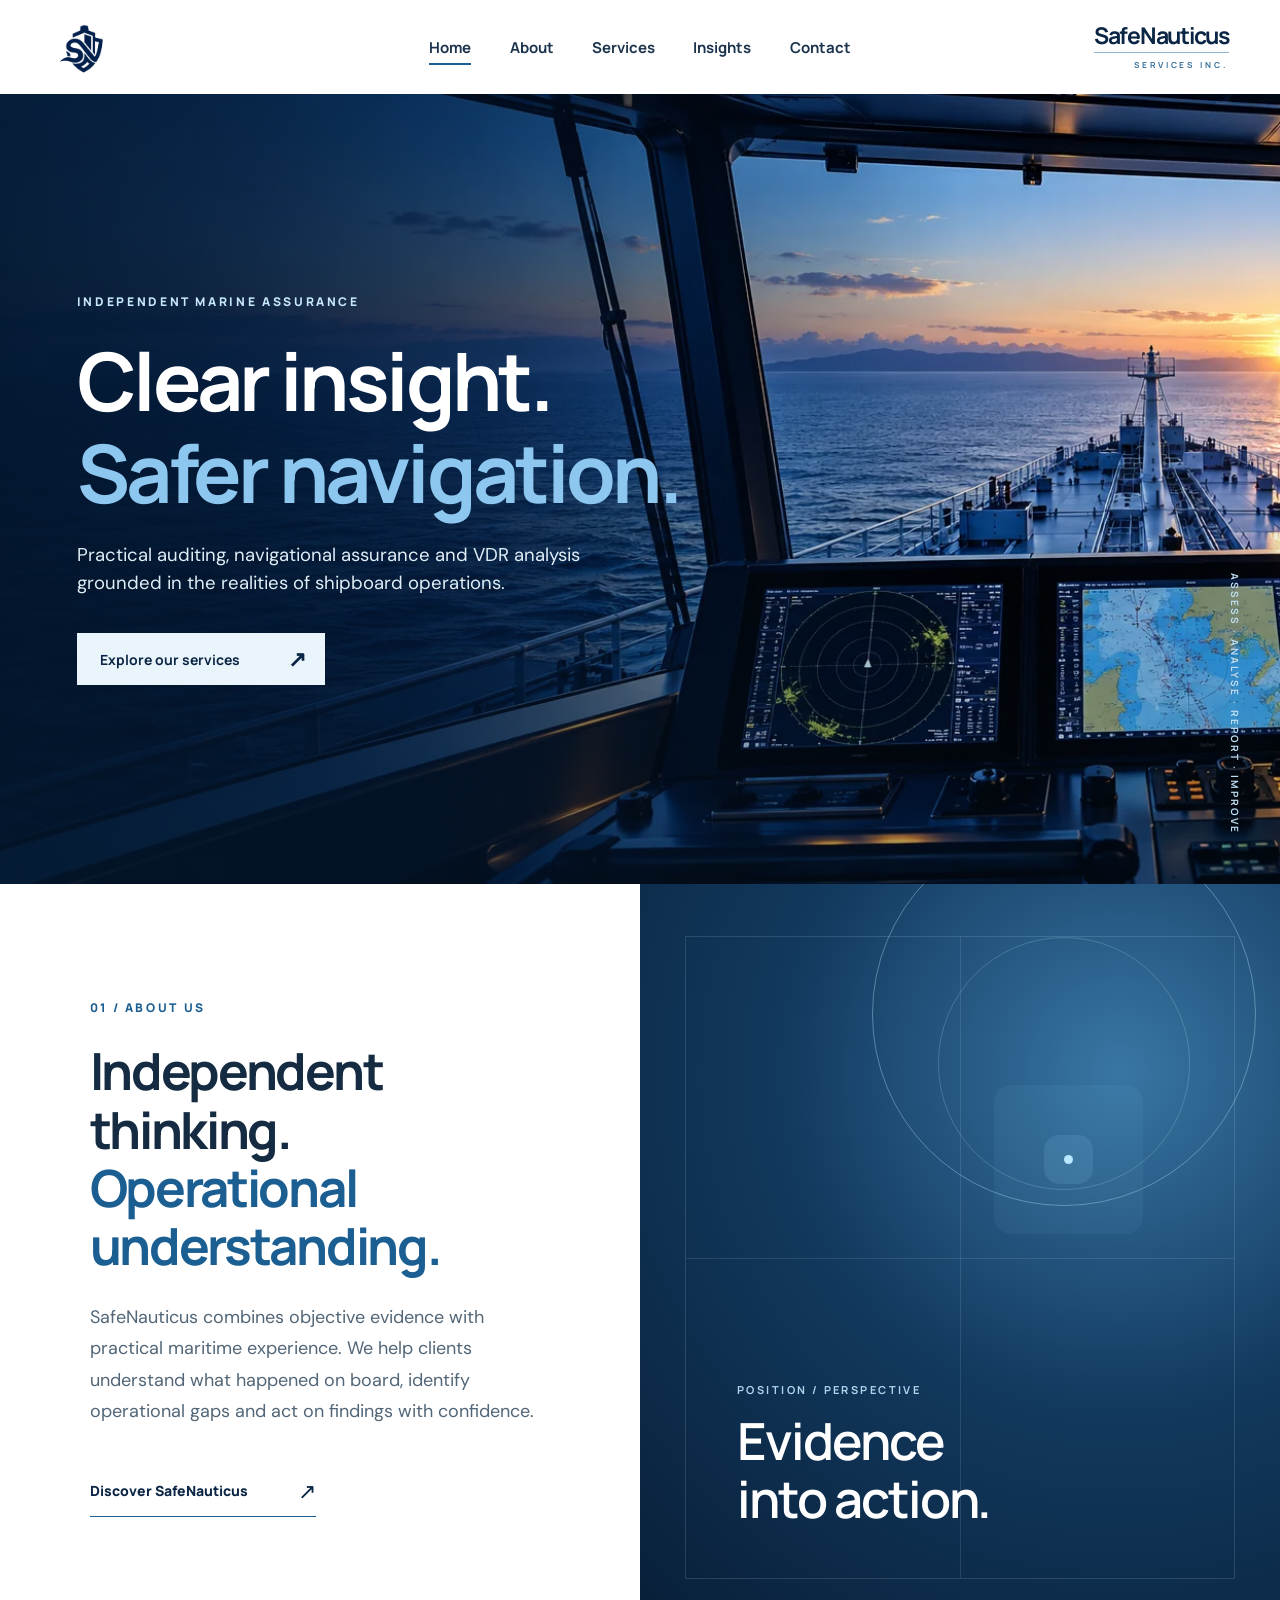
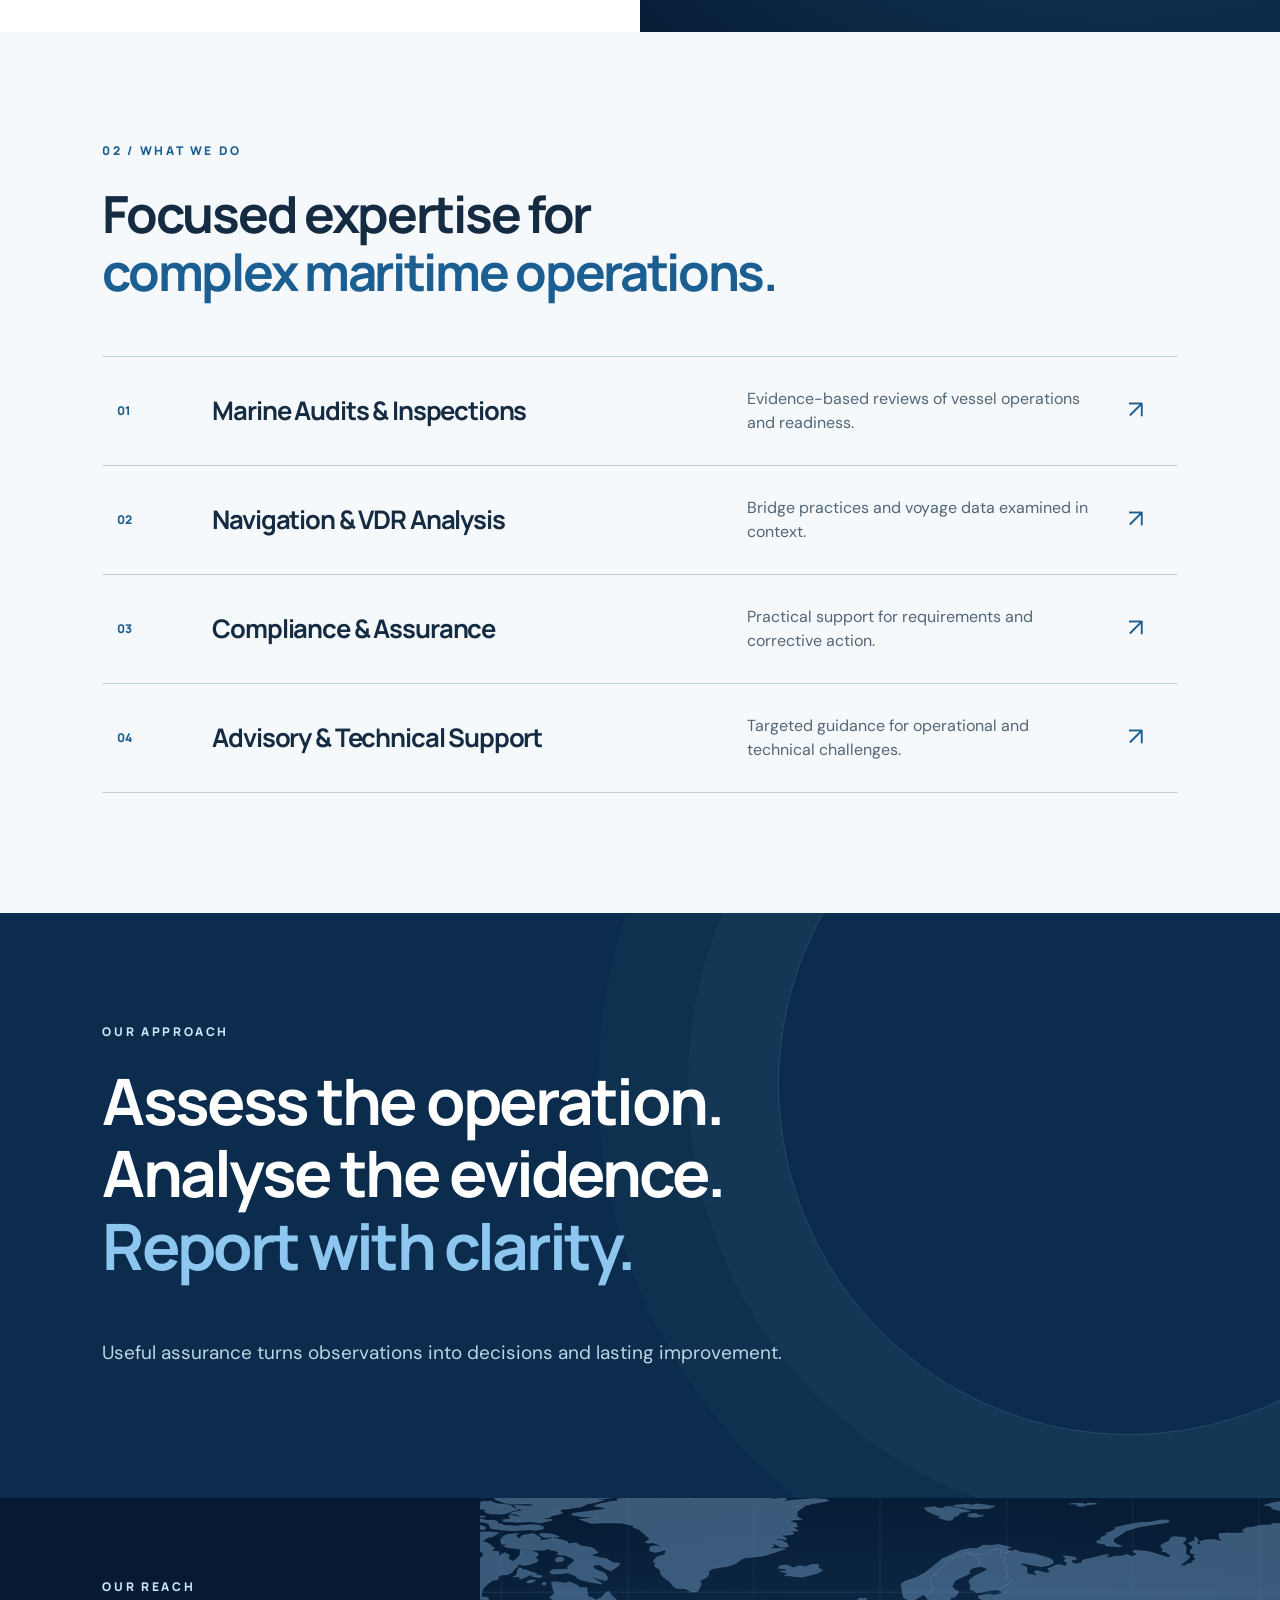
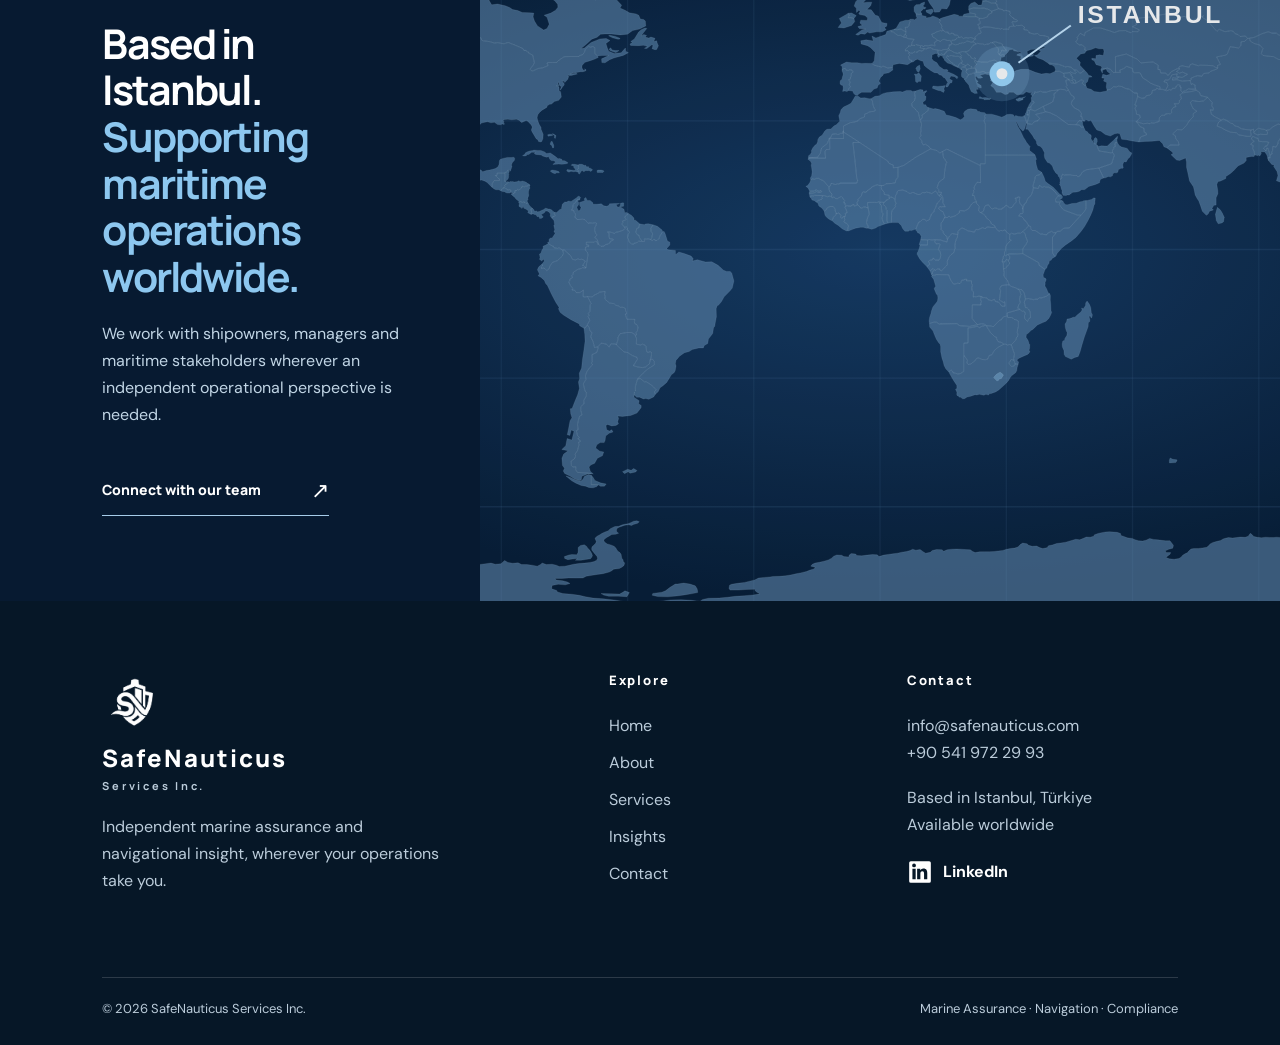
<file: index.html>
<!doctype html><html lang="en"><head><meta charset="utf-8"><meta name="viewport" content="width=device-width,initial-scale=1"><meta name="theme-color" content="#0b2544"><meta name="description" content="Independent marine assurance, navigational audits and VDR analysis from Istanbul to operations worldwide."><title>Marine Assurance & VDR Analysis | SafeNauticus Services Inc.</title><link rel="icon" href="favicon.png"><link rel="stylesheet" href="styles.css"><script src="site.js" defer></script></head><body>
 <a class="skip" href="#main">Skip to content</a><header class="site-header"><a class="mark" href="index.html" aria-label="SafeNauticus Home"><img src="favicon.png" alt="SafeNauticus emblem"></a><nav class="desktop-nav" aria-label="Main navigation"><a href="index.html" class="active" aria-current="page">Home</a><a href="about.html" class="" >About</a><a href="services.html" class="" >Services</a><a href="insights.html" class="">Insights</a><a href="contact.html" class="" >Contact</a></nav><a class="wordmark" href="index.html" aria-label="SafeNauticus Services Inc."><strong>SafeNauticus</strong><span>SERVICES INC.</span></a><button class="menu-toggle" type="button" aria-expanded="false" aria-controls="mobile-nav" aria-label="Open menu"><span></span><span></span><span></span></button><nav id="mobile-nav" class="mobile-nav" aria-label="Mobile navigation"><a href="index.html" class="active" aria-current="page">Home</a><a href="about.html" class="" >About</a><a href="services.html" class="" >Services</a><a href="insights.html" class="">Insights</a><a href="contact.html" class="" >Contact</a></nav></header>
 <main id="main"><section class="hero"><div class="hero-image" aria-hidden="true"></div><div class="hero-shade" aria-hidden="true"></div><div class="hero-inner"><span class="kicker">INDEPENDENT MARINE ASSURANCE</span><h1>Clear insight.<br><em>Safer navigation.</em></h1><p>Practical auditing, navigational assurance and VDR analysis grounded in the realities of shipboard operations.</p><a class="button pale" href="services.html">Explore our services <span aria-hidden="true">↗</span></a></div><span class="hero-side">ASSESS · ANALYSE · REPORT · IMPROVE</span></section>
<section class="split about-teaser reveal"><div class="split-copy"><span class="kicker dark">01 / ABOUT US</span><h2>Independent thinking. <em>Operational understanding.</em></h2><p>SafeNauticus combines objective evidence with practical maritime experience. We help clients understand what happened on board, identify operational gaps and act on findings with confidence.</p><a class="text-link" href="about.html">Discover SafeNauticus <span aria-hidden="true">↗</span></a></div><div class="split-visual"><div class="line-art"><span class="ring ring-one"></span><span class="ring ring-two"></span><span class="crosshair"></span><small>POSITION / PERSPECTIVE</small><strong>Evidence<br>into action.</strong></div></div></section>
<section class="service-overview"><div class="section-title reveal"><span class="kicker dark">02 / WHAT WE DO</span><h2>Focused expertise for<br><em>complex maritime operations.</em></h2></div><div class="service-rows"><a class="service-row reveal" href="services.html#marine-audits"><span>01</span><h3>Marine Audits & Inspections</h3><p>Evidence-based reviews of vessel operations and readiness.</p><b aria-hidden="true">↗</b></a><a class="service-row reveal" href="services.html#navigation-vdr"><span>02</span><h3>Navigation & VDR Analysis</h3><p>Bridge practices and voyage data examined in context.</p><b aria-hidden="true">↗</b></a><a class="service-row reveal" href="services.html#compliance"><span>03</span><h3>Compliance & Assurance</h3><p>Practical support for requirements and corrective action.</p><b aria-hidden="true">↗</b></a><a class="service-row reveal" href="services.html#advisory"><span>04</span><h3>Advisory & Technical Support</h3><p>Targeted guidance for operational and technical challenges.</p><b aria-hidden="true">↗</b></a></div></section>
<section class="statement reveal"><span class="kicker">OUR APPROACH</span><h2>Assess the operation.<br>Analyse the evidence.<br><em>Report with clarity.</em></h2><p>Useful assurance turns observations into decisions and lasting improvement.</p></section><section class="global-band reveal"><div class="global-inner"><span class="kicker">OUR REACH</span><h2>Based in Istanbul.<br><em>Supporting maritime operations worldwide.</em></h2><p>We work with shipowners, managers and maritime stakeholders wherever an independent operational perspective is needed.</p><a class="text-link light" href="contact.html">Connect with our team <span aria-hidden="true">↗</span></a></div><img src="world-istanbul.svg" alt="Conceptual world map highlighting Istanbul" loading="lazy"></section></main>
 <footer class="site-footer"><div class="footer-top"><div class="footer-brand"><img src="favicon.png" alt=""/><div><strong>SafeNauticus</strong><span>Services Inc.</span></div><p>Independent marine assurance and navigational insight, wherever your operations take you.</p></div><div><h2>Explore</h2><ul><li><a href="index.html">Home</a></li><li><a href="about.html">About</a></li><li><a href="services.html">Services</a></li><li><a href="insights.html">Insights</a></li><li><a href="contact.html">Contact</a></li></ul></div><div><h2>Contact</h2><a href="mailto:info@safenauticus.com">info@safenauticus.com</a><a href="tel:+905419722993">+90 541 972 29 93</a><p>Based in Istanbul, Türkiye<br>Available worldwide</p><a class="social" href="https://www.linkedin.com/company/safenauticus-services-inc/" target="_blank" rel="noopener noreferrer" aria-label="SafeNauticus on LinkedIn"><svg viewBox="0 0 24 24" aria-hidden="true"><path fill="currentColor" d="M20.45 2H3.55A1.55 1.55 0 0 0 2 3.55v16.9A1.55 1.55 0 0 0 3.55 22h16.9A1.55 1.55 0 0 0 22 20.45V3.55A1.55 1.55 0 0 0 20.45 2ZM8 18.75H5V9h3v9.75ZM6.5 7.67a1.74 1.74 0 1 1 0-3.48 1.74 1.74 0 0 1 0 3.48Zm12.25 11.08h-3v-4.74c0-1.13-.02-2.59-1.58-2.59-1.58 0-1.82 1.23-1.82 2.51v4.82h-3V9h2.88v1.33h.04a3.16 3.16 0 0 1 2.84-1.56c3.04 0 3.6 2 3.6 4.6v5.38Z"/></svg><span>LinkedIn</span></a></div></div><div class="footer-bottom"><span>© 2026 SafeNauticus Services Inc.</span><span>Marine Assurance · Navigation · Compliance</span></div></footer></body></html>
</file>
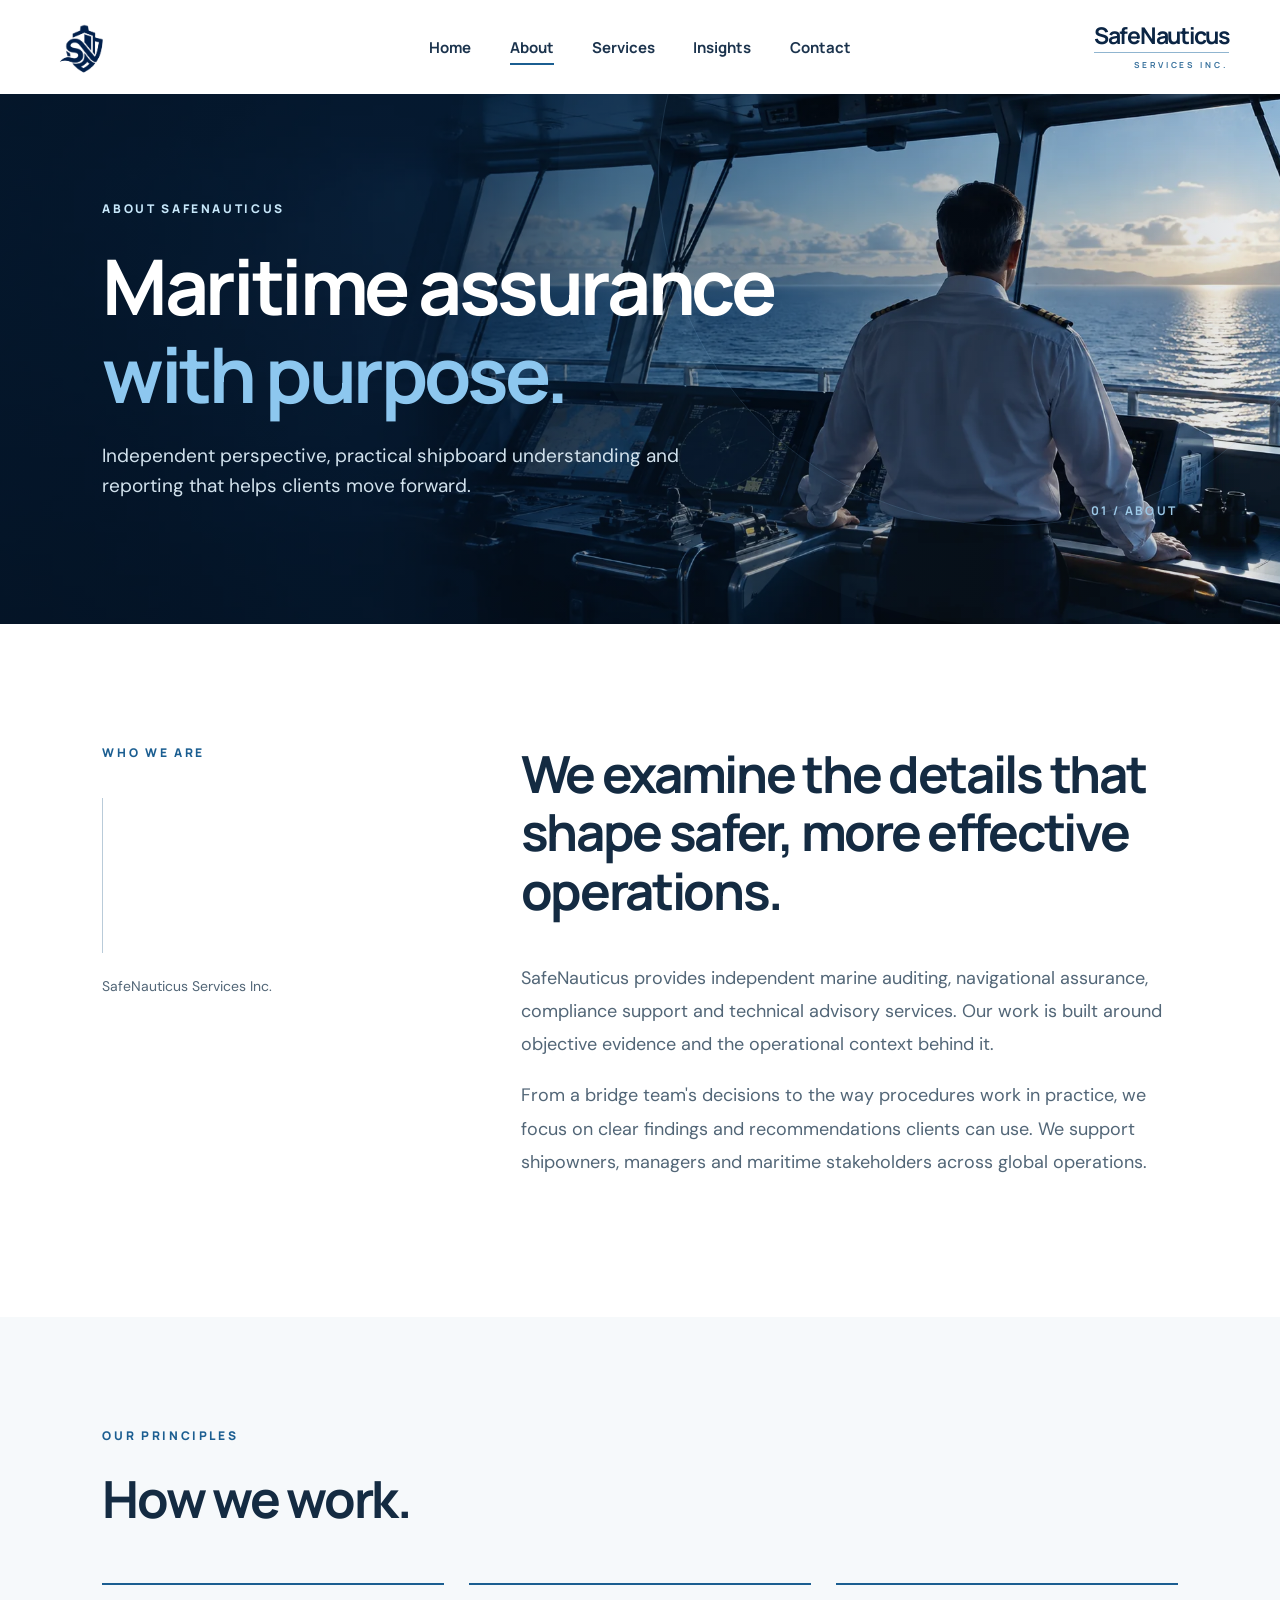
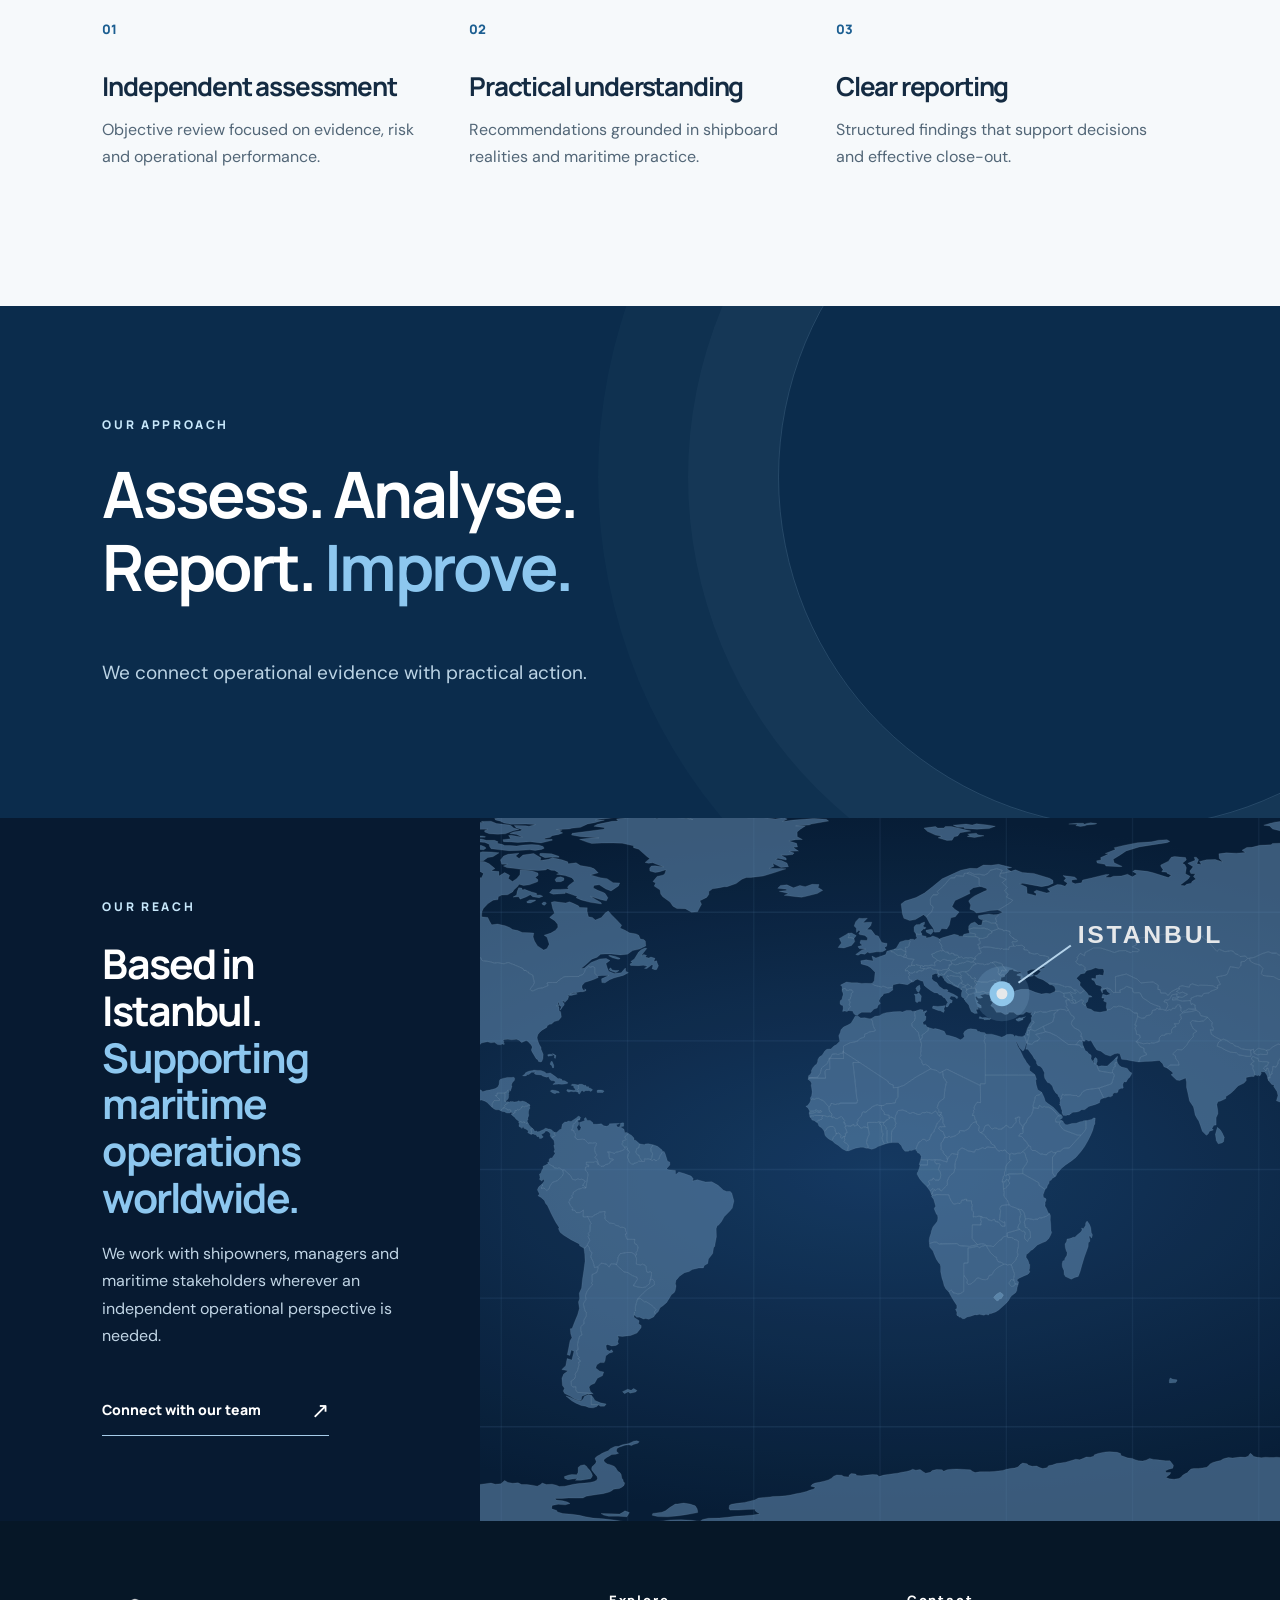
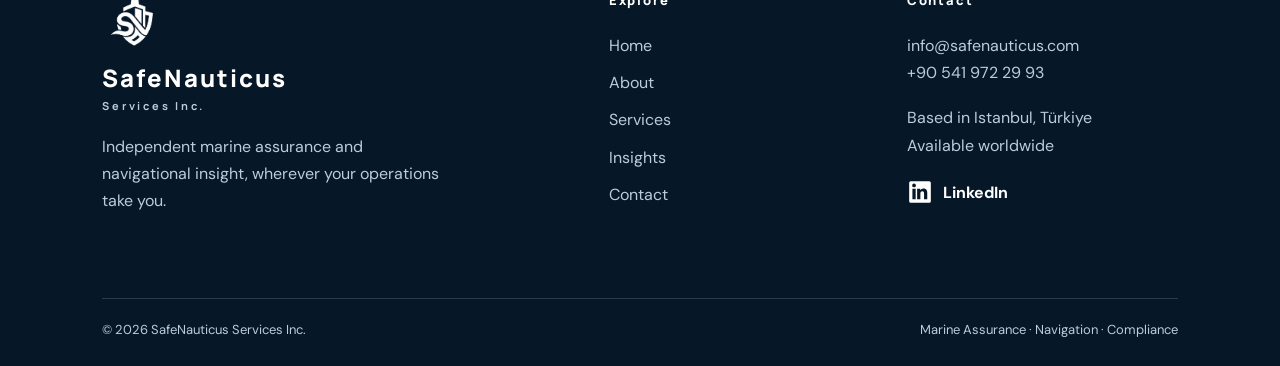
<file: about.html>
<!doctype html><html lang="en"><head><meta charset="utf-8"><meta name="viewport" content="width=device-width,initial-scale=1"><meta name="theme-color" content="#0b2544"><meta name="description" content="Learn about SafeNauticus, an independent marine assurance and navigational advisory company."><title>About | SafeNauticus Services Inc.</title><link rel="icon" href="favicon.png"><link rel="stylesheet" href="styles.css"><script src="site.js" defer></script></head><body>
 <a class="skip" href="#main">Skip to content</a><header class="site-header"><a class="mark" href="index.html" aria-label="SafeNauticus Home"><img src="favicon.png" alt="SafeNauticus emblem"></a><nav class="desktop-nav" aria-label="Main navigation"><a href="index.html" class="" >Home</a><a href="about.html" class="active" aria-current="page">About</a><a href="services.html" class="" >Services</a><a href="insights.html" class="">Insights</a><a href="contact.html" class="" >Contact</a></nav><a class="wordmark" href="index.html" aria-label="SafeNauticus Services Inc."><strong>SafeNauticus</strong><span>SERVICES INC.</span></a><button class="menu-toggle" type="button" aria-expanded="false" aria-controls="mobile-nav" aria-label="Open menu"><span></span><span></span><span></span></button><nav id="mobile-nav" class="mobile-nav" aria-label="Mobile navigation"><a href="index.html" class="" >Home</a><a href="about.html" class="active" aria-current="page">About</a><a href="services.html" class="" >Services</a><a href="insights.html" class="">Insights</a><a href="contact.html" class="" >Contact</a></nav></header>
 <main id="main"><section class="page-intro about-hero"><div><span class="kicker">ABOUT SAFENAUTICUS</span><h1>Maritime assurance<br><em>with purpose.</em></h1><p>Independent perspective, practical shipboard understanding and reporting that helps clients move forward.</p></div><span class="page-index">01 / ABOUT</span></section><section class="editorial reveal"><div class="editorial-aside"><span class="kicker dark">WHO WE ARE</span><span class="vertical-line"></span><span>SafeNauticus Services Inc.</span></div><div class="editorial-main"><h2>We examine the details that shape safer, more effective operations.</h2><p>SafeNauticus provides independent marine auditing, navigational assurance, compliance support and technical advisory services. Our work is built around objective evidence and the operational context behind it.</p><p>From a bridge team's decisions to the way procedures work in practice, we focus on clear findings and recommendations clients can use. We support shipowners, managers and maritime stakeholders across global operations.</p></div></section><section class="principles"><div class="section-title reveal"><span class="kicker dark">OUR PRINCIPLES</span><h2>How we work.</h2></div><div class="principle-grid"><article class="reveal"><span>01</span><h3>Independent assessment</h3><p>Objective review focused on evidence, risk and operational performance.</p></article><article class="reveal"><span>02</span><h3>Practical understanding</h3><p>Recommendations grounded in shipboard realities and maritime practice.</p></article><article class="reveal"><span>03</span><h3>Clear reporting</h3><p>Structured findings that support decisions and effective close-out.</p></article></div></section><section class="statement reveal"><span class="kicker">OUR APPROACH</span><h2>Assess. Analyse.<br>Report. <em>Improve.</em></h2><p>We connect operational evidence with practical action.</p></section><section class="global-band reveal"><div class="global-inner"><span class="kicker">OUR REACH</span><h2>Based in Istanbul.<br><em>Supporting maritime operations worldwide.</em></h2><p>We work with shipowners, managers and maritime stakeholders wherever an independent operational perspective is needed.</p><a class="text-link light" href="contact.html">Connect with our team <span aria-hidden="true">↗</span></a></div><img src="world-istanbul.svg" alt="Conceptual world map highlighting Istanbul" loading="lazy"></section></main>
 <footer class="site-footer"><div class="footer-top"><div class="footer-brand"><img src="favicon.png" alt=""/><div><strong>SafeNauticus</strong><span>Services Inc.</span></div><p>Independent marine assurance and navigational insight, wherever your operations take you.</p></div><div><h2>Explore</h2><ul><li><a href="index.html">Home</a></li><li><a href="about.html">About</a></li><li><a href="services.html">Services</a></li><li><a href="insights.html">Insights</a></li><li><a href="contact.html">Contact</a></li></ul></div><div><h2>Contact</h2><a href="mailto:info@safenauticus.com">info@safenauticus.com</a><a href="tel:+905419722993">+90 541 972 29 93</a><p>Based in Istanbul, Türkiye<br>Available worldwide</p><a class="social" href="https://www.linkedin.com/company/safenauticus-services-inc/" target="_blank" rel="noopener noreferrer" aria-label="SafeNauticus on LinkedIn"><svg viewBox="0 0 24 24" aria-hidden="true"><path fill="currentColor" d="M20.45 2H3.55A1.55 1.55 0 0 0 2 3.55v16.9A1.55 1.55 0 0 0 3.55 22h16.9A1.55 1.55 0 0 0 22 20.45V3.55A1.55 1.55 0 0 0 20.45 2ZM8 18.75H5V9h3v9.75ZM6.5 7.67a1.74 1.74 0 1 1 0-3.48 1.74 1.74 0 0 1 0 3.48Zm12.25 11.08h-3v-4.74c0-1.13-.02-2.59-1.58-2.59-1.58 0-1.82 1.23-1.82 2.51v4.82h-3V9h2.88v1.33h.04a3.16 3.16 0 0 1 2.84-1.56c3.04 0 3.6 2 3.6 4.6v5.38Z"/></svg><span>LinkedIn</span></a></div></div><div class="footer-bottom"><span>© 2026 SafeNauticus Services Inc.</span><span>Marine Assurance · Navigation · Compliance</span></div></footer></body></html>
</file>
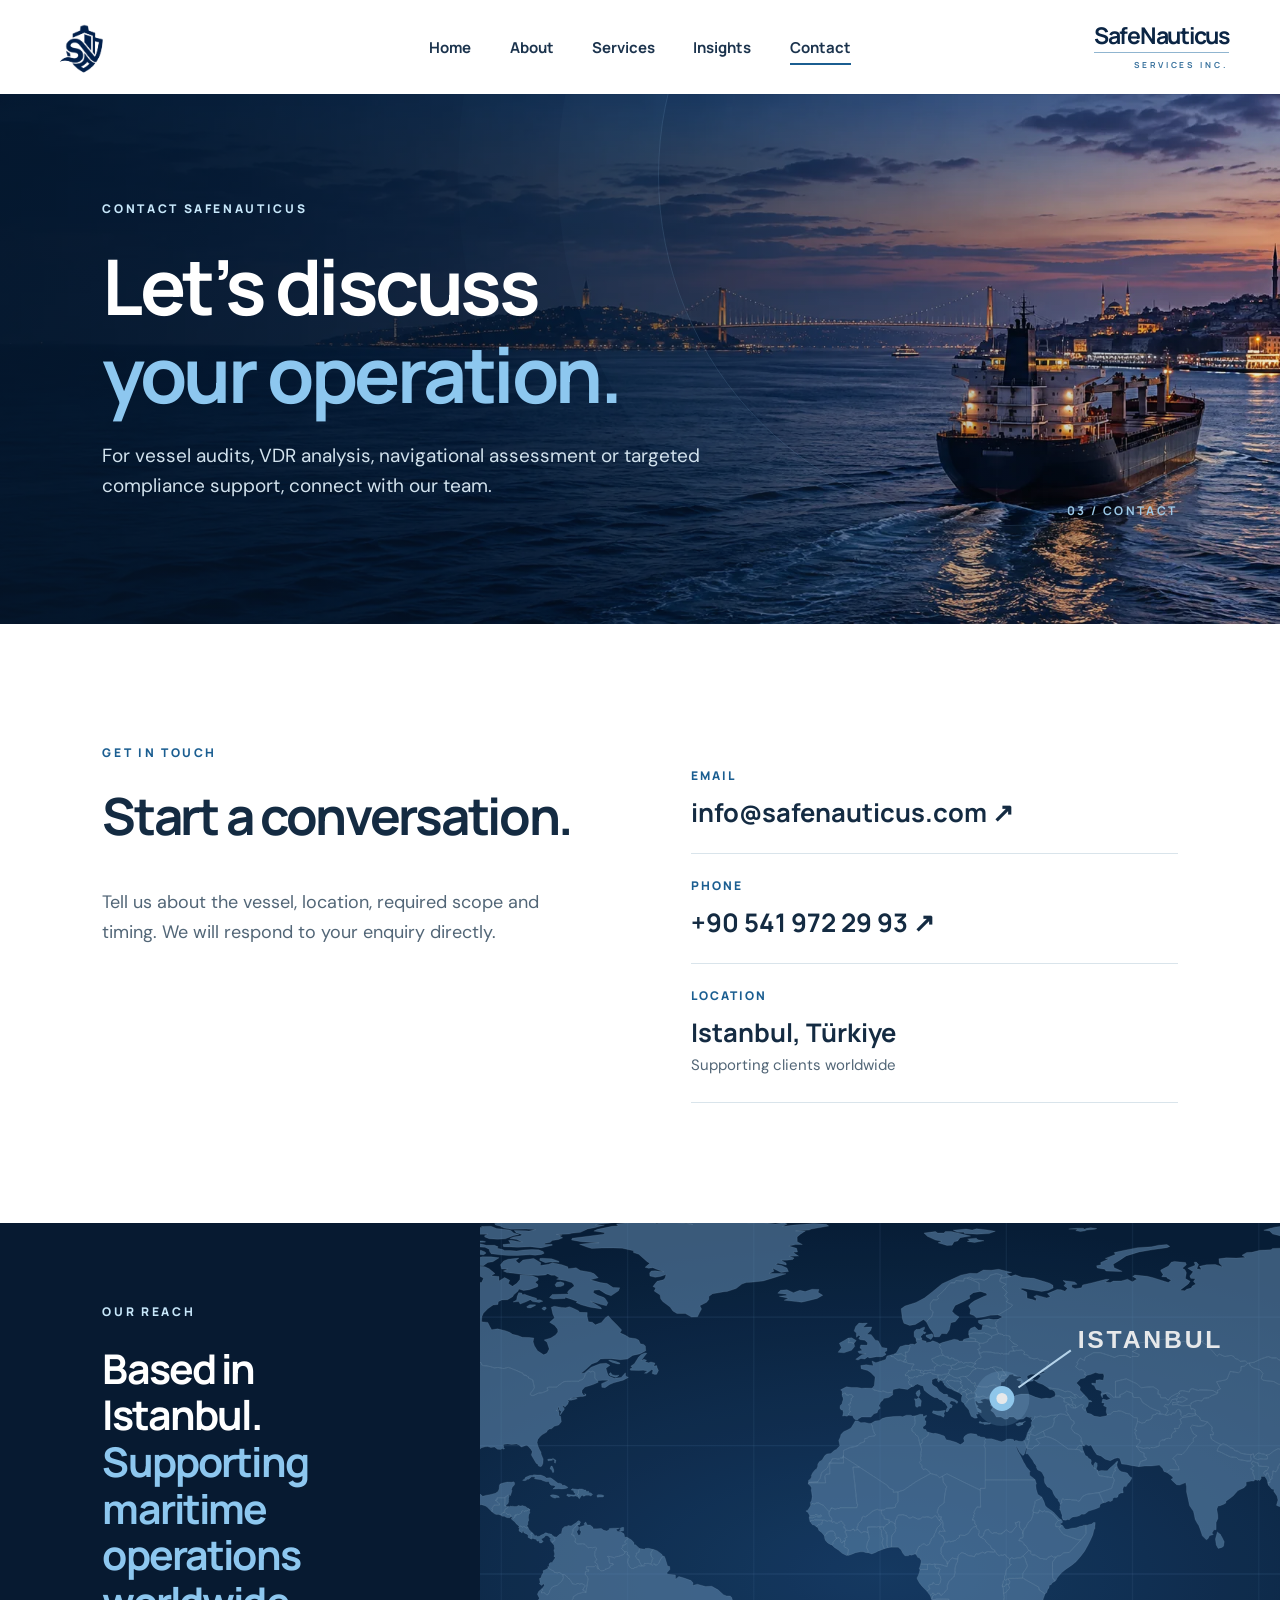
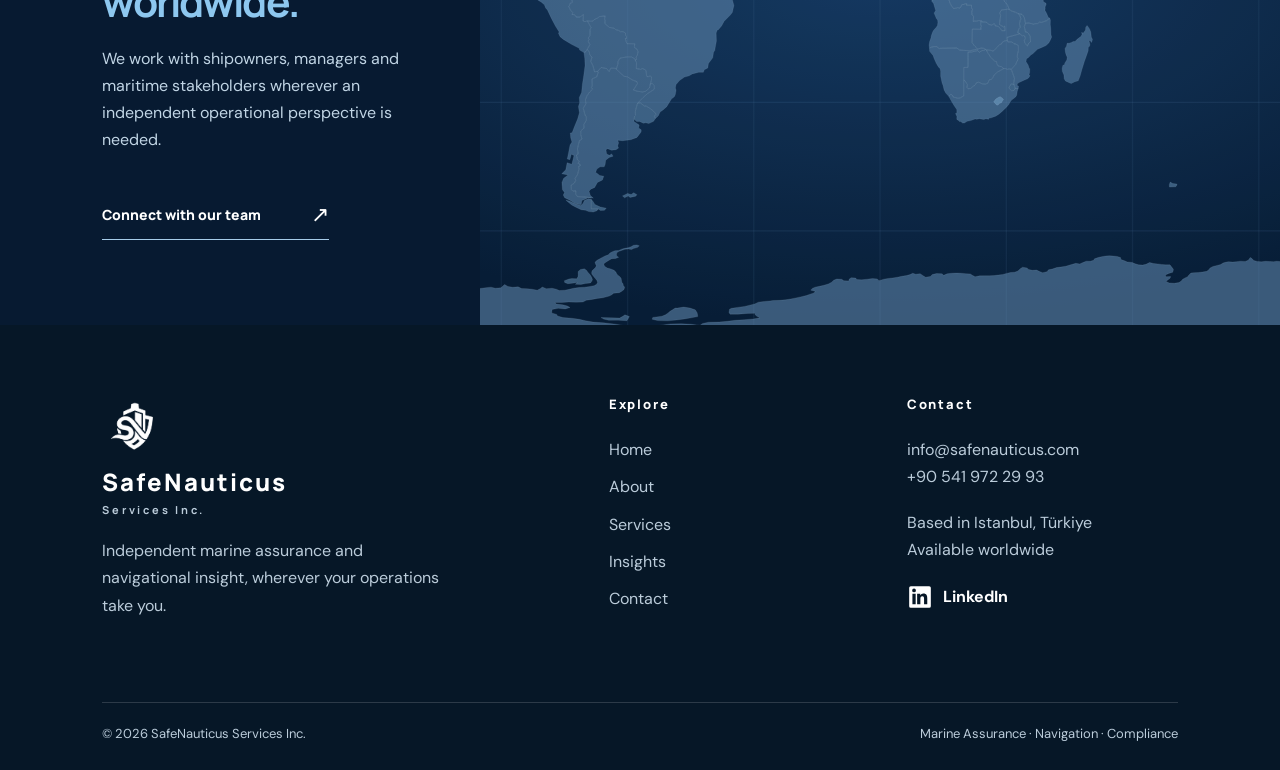
<file: contact.html>
<!doctype html><html lang="en"><head><meta charset="utf-8"><meta name="viewport" content="width=device-width,initial-scale=1"><meta name="theme-color" content="#0b2544"><meta name="description" content="Contact SafeNauticus for marine auditing, VDR analysis and navigational assurance support worldwide."><title>Contact | SafeNauticus Services Inc.</title><link rel="icon" href="favicon.png"><link rel="stylesheet" href="styles.css"><script src="site.js" defer></script></head><body>
 <a class="skip" href="#main">Skip to content</a><header class="site-header"><a class="mark" href="index.html" aria-label="SafeNauticus Home"><img src="favicon.png" alt="SafeNauticus emblem"></a><nav class="desktop-nav" aria-label="Main navigation"><a href="index.html" class="" >Home</a><a href="about.html" class="" >About</a><a href="services.html" class="" >Services</a><a href="insights.html" class="">Insights</a><a href="contact.html" class="active" aria-current="page">Contact</a></nav><a class="wordmark" href="index.html" aria-label="SafeNauticus Services Inc."><strong>SafeNauticus</strong><span>SERVICES INC.</span></a><button class="menu-toggle" type="button" aria-expanded="false" aria-controls="mobile-nav" aria-label="Open menu"><span></span><span></span><span></span></button><nav id="mobile-nav" class="mobile-nav" aria-label="Mobile navigation"><a href="index.html" class="" >Home</a><a href="about.html" class="" >About</a><a href="services.html" class="" >Services</a><a href="insights.html" class="">Insights</a><a href="contact.html" class="active" aria-current="page">Contact</a></nav></header>
 <main id="main"><section class="page-intro contact-hero"><div><span class="kicker">CONTACT SAFENAUTICUS</span><h1>Let’s discuss<br><em>your operation.</em></h1><p>For vessel audits, VDR analysis, navigational assessment or targeted compliance support, connect with our team.</p></div><span class="page-index">03 / CONTACT</span></section><section class="contact-main reveal"><div><span class="kicker dark">GET IN TOUCH</span><h2>Start a conversation.</h2><p>Tell us about the vessel, location, required scope and timing. We will respond to your enquiry directly.</p></div><div class="contact-methods"><div><span>EMAIL</span><a href="mailto:info@safenauticus.com">info@safenauticus.com ↗</a></div><div><span>PHONE</span><a href="tel:+905419722993">+90 541 972 29 93 ↗</a></div><div><span>LOCATION</span><strong>Istanbul, Türkiye</strong><small>Supporting clients worldwide</small></div></div></section><section class="global-band reveal"><div class="global-inner"><span class="kicker">OUR REACH</span><h2>Based in Istanbul.<br><em>Supporting maritime operations worldwide.</em></h2><p>We work with shipowners, managers and maritime stakeholders wherever an independent operational perspective is needed.</p><a class="text-link light" href="contact.html">Connect with our team <span aria-hidden="true">↗</span></a></div><img src="world-istanbul.svg" alt="Conceptual world map highlighting Istanbul" loading="lazy"></section></main>
 <footer class="site-footer"><div class="footer-top"><div class="footer-brand"><img src="favicon.png" alt=""/><div><strong>SafeNauticus</strong><span>Services Inc.</span></div><p>Independent marine assurance and navigational insight, wherever your operations take you.</p></div><div><h2>Explore</h2><ul><li><a href="index.html">Home</a></li><li><a href="about.html">About</a></li><li><a href="services.html">Services</a></li><li><a href="insights.html">Insights</a></li><li><a href="contact.html">Contact</a></li></ul></div><div><h2>Contact</h2><a href="mailto:info@safenauticus.com">info@safenauticus.com</a><a href="tel:+905419722993">+90 541 972 29 93</a><p>Based in Istanbul, Türkiye<br>Available worldwide</p><a class="social" href="https://www.linkedin.com/company/safenauticus-services-inc/" target="_blank" rel="noopener noreferrer" aria-label="SafeNauticus on LinkedIn"><svg viewBox="0 0 24 24" aria-hidden="true"><path fill="currentColor" d="M20.45 2H3.55A1.55 1.55 0 0 0 2 3.55v16.9A1.55 1.55 0 0 0 3.55 22h16.9A1.55 1.55 0 0 0 22 20.45V3.55A1.55 1.55 0 0 0 20.45 2ZM8 18.75H5V9h3v9.75ZM6.5 7.67a1.74 1.74 0 1 1 0-3.48 1.74 1.74 0 0 1 0 3.48Zm12.25 11.08h-3v-4.74c0-1.13-.02-2.59-1.58-2.59-1.58 0-1.82 1.23-1.82 2.51v4.82h-3V9h2.88v1.33h.04a3.16 3.16 0 0 1 2.84-1.56c3.04 0 3.6 2 3.6 4.6v5.38Z"/></svg><span>LinkedIn</span></a></div></div><div class="footer-bottom"><span>© 2026 SafeNauticus Services Inc.</span><span>Marine Assurance · Navigation · Compliance</span></div></footer></body></html>
</file>
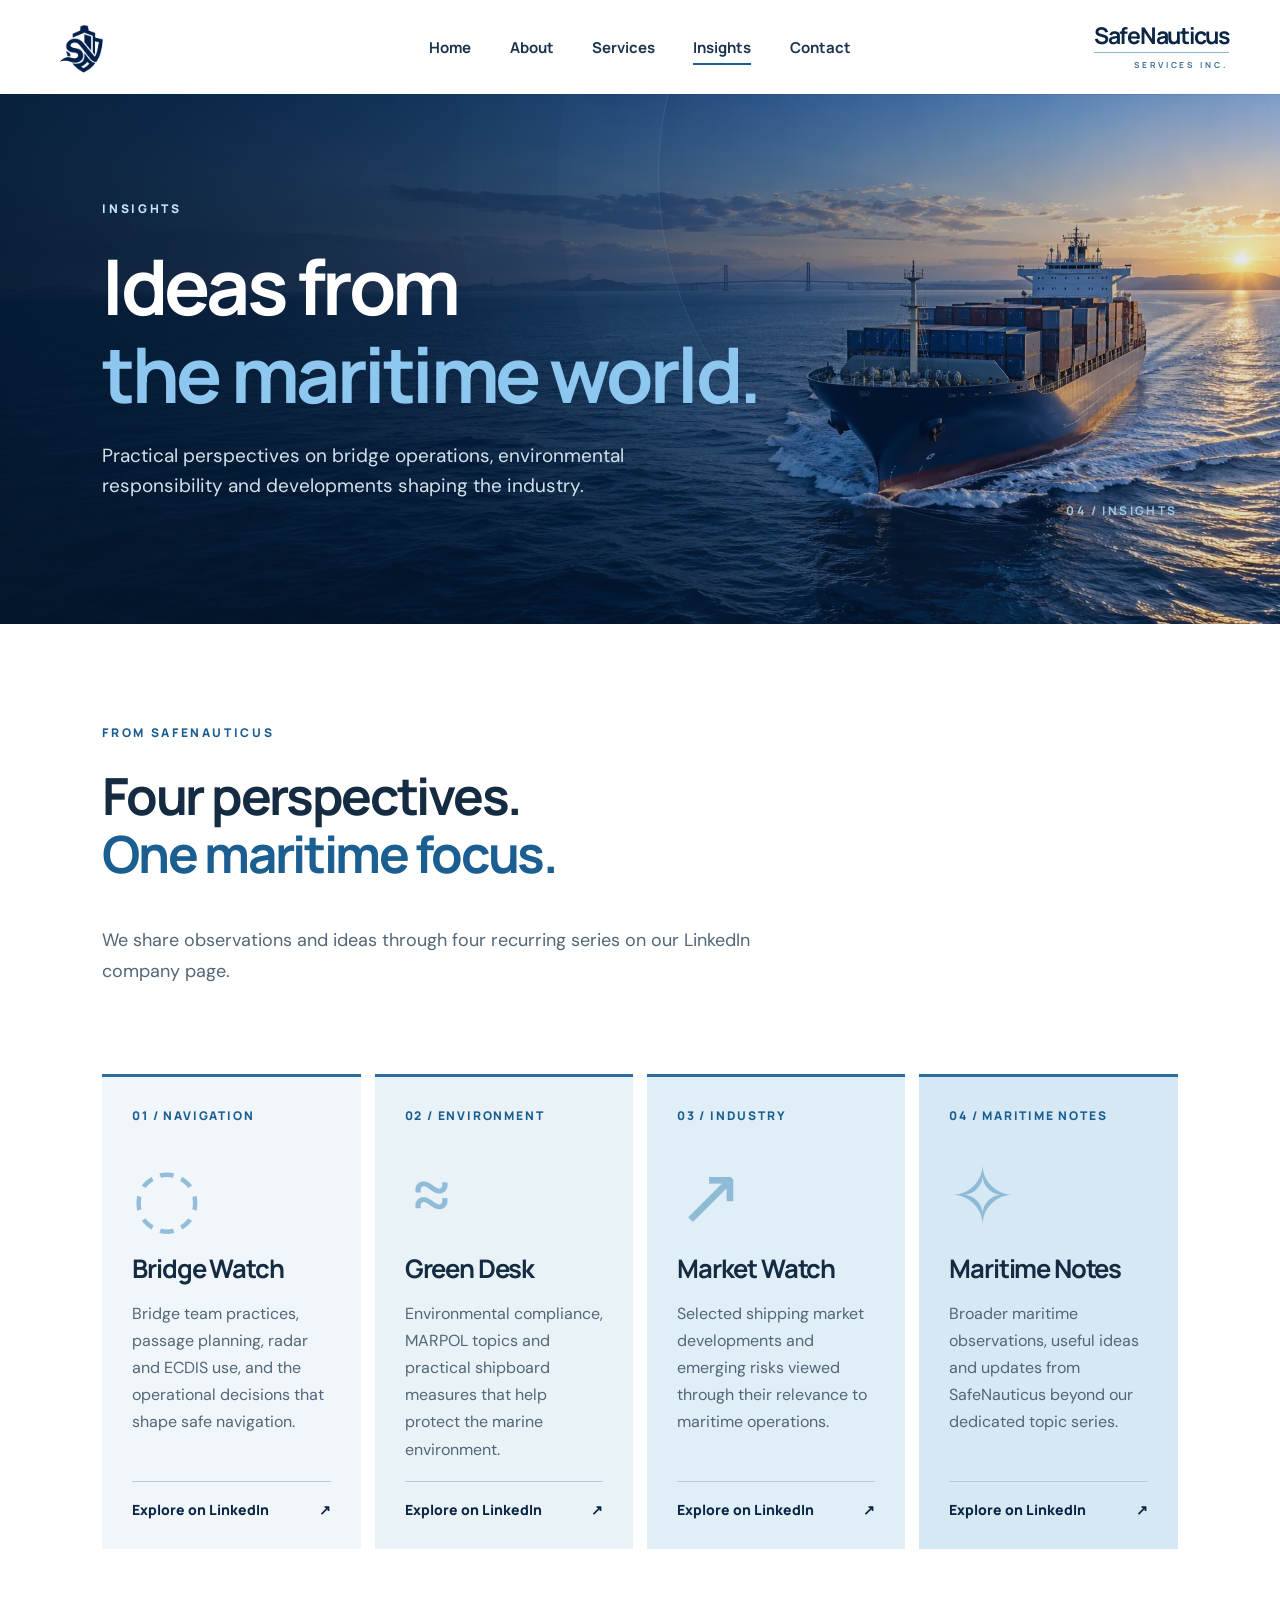
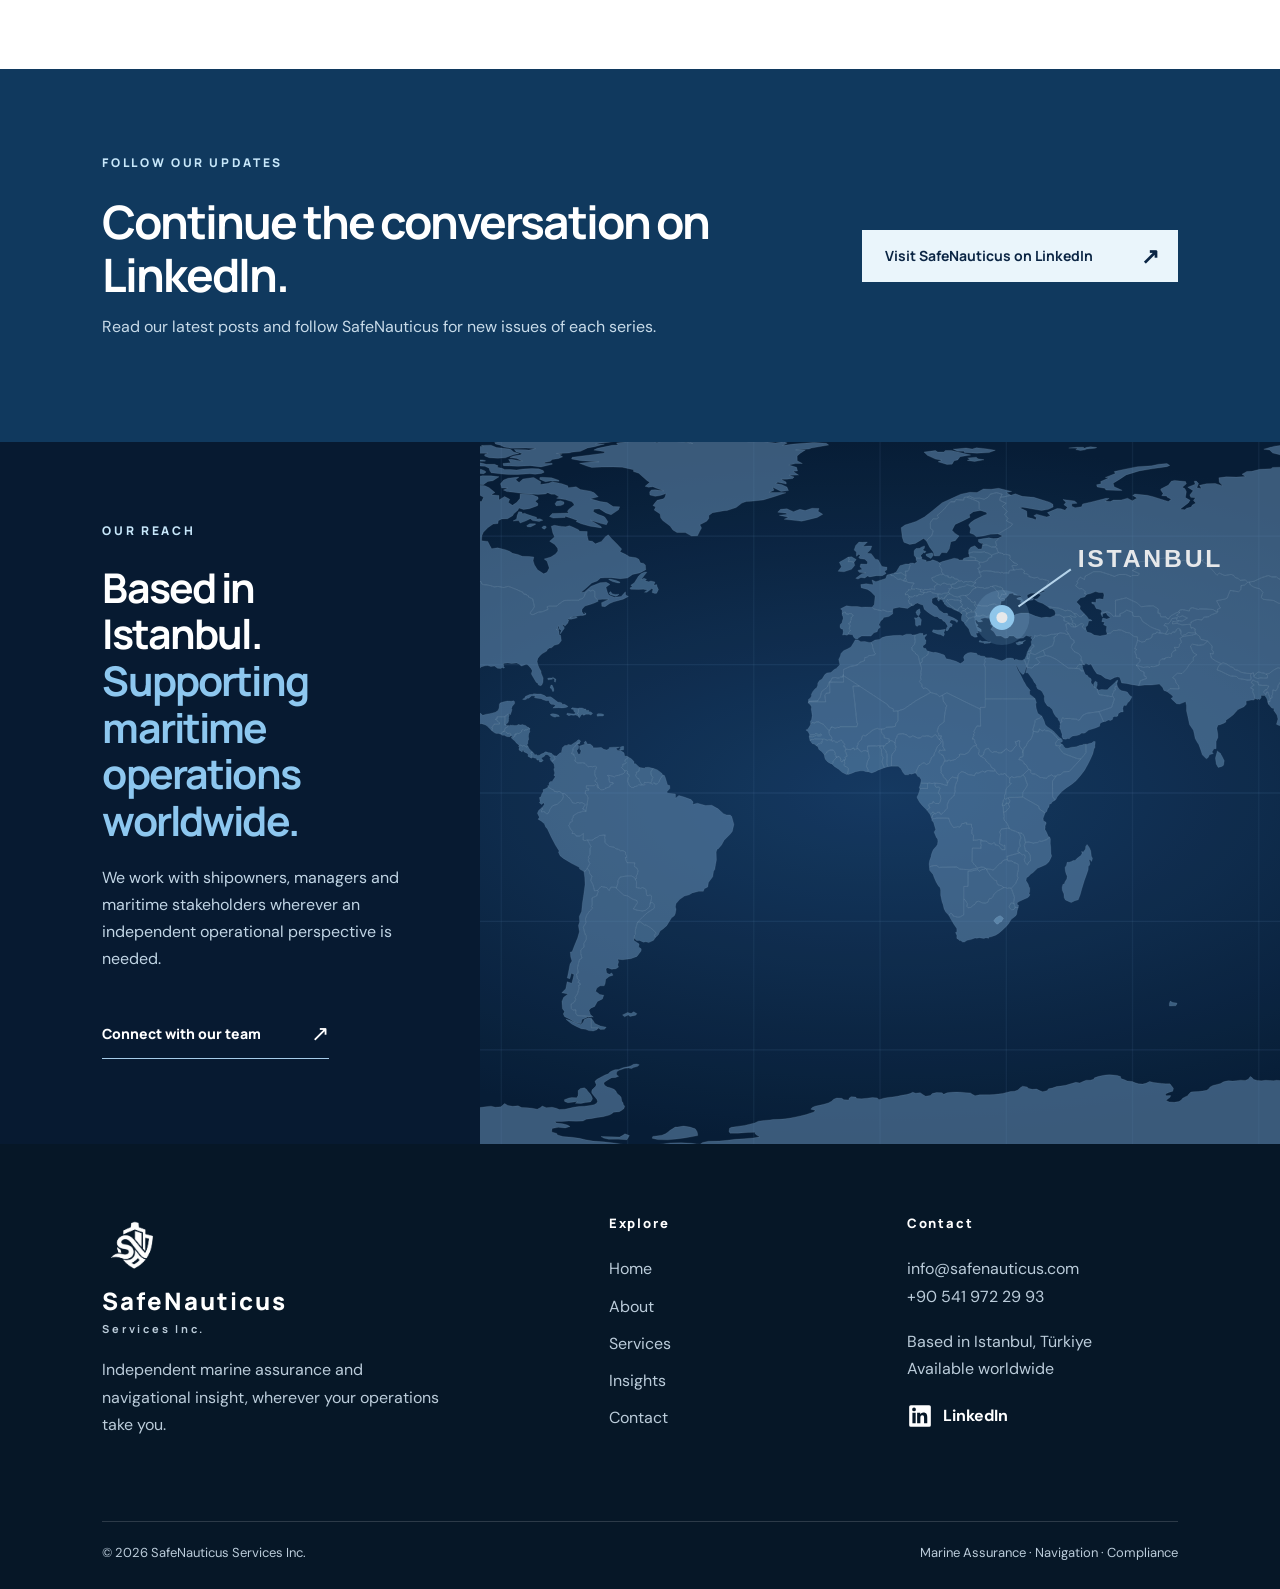
<file: insights.html>
<!doctype html><html lang="en"><head><meta charset="utf-8"><meta name="viewport" content="width=device-width,initial-scale=1"><meta name="theme-color" content="#0b2544"><meta name="description" content="Explore SafeNauticus insights on bridge watch, environmental compliance and maritime market developments."><title>Insights | SafeNauticus Services Inc.</title><link rel="icon" href="favicon.png"><link rel="stylesheet" href="styles.css"><script src="site.js" defer></script></head><body>
 <a class="skip" href="#main">Skip to content</a><header class="site-header"><a class="mark" href="index.html" aria-label="SafeNauticus Home"><img src="favicon.png" alt="SafeNauticus emblem"></a><nav class="desktop-nav" aria-label="Main navigation"><a href="index.html" class="" >Home</a><a href="about.html" class="">About</a><a href="services.html" class="" >Services</a><a href="insights.html" class="active" aria-current="page">Insights</a><a href="contact.html" class="" >Contact</a></nav><a class="wordmark" href="index.html" aria-label="SafeNauticus Services Inc."><strong>SafeNauticus</strong><span>SERVICES INC.</span></a><button class="menu-toggle" type="button" aria-expanded="false" aria-controls="mobile-nav" aria-label="Open menu"><span></span><span></span><span></span></button><nav id="mobile-nav" class="mobile-nav" aria-label="Mobile navigation"><a href="index.html" class="" >Home</a><a href="about.html" class="">About</a><a href="services.html" class="" >Services</a><a href="insights.html" class="active" aria-current="page">Insights</a><a href="contact.html" class="" >Contact</a></nav></header>
 <main id="main"><section class="page-intro insights-hero"><div><span class="kicker">INSIGHTS</span><h1>Ideas from<br><em>the maritime world.</em></h1><p>Practical perspectives on bridge operations, environmental responsibility and developments shaping the industry.</p></div><span class="page-index">04 / INSIGHTS</span></section><section class="insights-intro reveal"><span class="kicker dark">FROM SAFENAUTICUS</span><h2>Four perspectives.<br><em>One maritime focus.</em></h2><p>We share observations and ideas through four recurring series on our LinkedIn company page.</p></section><section class="series-grid"><article class="series-card reveal"><span class="series-no">01 / NAVIGATION</span><div class="series-icon" aria-hidden="true">◌</div><h2>Bridge Watch</h2><p>Bridge team practices, passage planning, radar and ECDIS use, and the operational decisions that shape safe navigation.</p><a href="https://www.linkedin.com/company/safenauticus-services-inc/" target="_blank" rel="noopener noreferrer">Explore on LinkedIn <span aria-hidden="true">↗</span></a></article><article class="series-card reveal"><span class="series-no">02 / ENVIRONMENT</span><div class="series-icon" aria-hidden="true">≈</div><h2>Green Desk</h2><p>Environmental compliance, MARPOL topics and practical shipboard measures that help protect the marine environment.</p><a href="https://www.linkedin.com/company/safenauticus-services-inc/" target="_blank" rel="noopener noreferrer">Explore on LinkedIn <span aria-hidden="true">↗</span></a></article><article class="series-card reveal"><span class="series-no">03 / INDUSTRY</span><div class="series-icon" aria-hidden="true">↗</div><h2>Market Watch</h2><p>Selected shipping market developments and emerging risks viewed through their relevance to maritime operations.</p><a href="https://www.linkedin.com/company/safenauticus-services-inc/" target="_blank" rel="noopener noreferrer">Explore on LinkedIn <span aria-hidden="true">↗</span></a></article><article class="series-card reveal"><span class="series-no">04 / MARITIME NOTES</span><div class="series-icon" aria-hidden="true">✧</div><h2>Maritime Notes</h2><p>Broader maritime observations, useful ideas and updates from SafeNauticus beyond our dedicated topic series.</p><a href="https://www.linkedin.com/company/safenauticus-services-inc/" target="_blank" rel="noopener noreferrer">Explore on LinkedIn <span aria-hidden="true">↗</span></a></article></section><section class="insights-follow reveal"><div><span class="kicker">FOLLOW OUR UPDATES</span><h2>Continue the conversation on LinkedIn.</h2><p>Read our latest posts and follow SafeNauticus for new issues of each series.</p></div><a class="button pale" href="https://www.linkedin.com/company/safenauticus-services-inc/" target="_blank" rel="noopener noreferrer">Visit SafeNauticus on LinkedIn <span aria-hidden="true">↗</span></a></section><section class="global-band reveal"><div class="global-inner"><span class="kicker">OUR REACH</span><h2>Based in Istanbul.<br><em>Supporting maritime operations worldwide.</em></h2><p>We work with shipowners, managers and maritime stakeholders wherever an independent operational perspective is needed.</p><a class="text-link light" href="contact.html">Connect with our team <span aria-hidden="true">↗</span></a></div><img src="world-istanbul.svg" alt="Conceptual world map highlighting Istanbul" loading="lazy"></section></main>
 <footer class="site-footer"><div class="footer-top"><div class="footer-brand"><img src="favicon.png" alt=""/><div><strong>SafeNauticus</strong><span>Services Inc.</span></div><p>Independent marine assurance and navigational insight, wherever your operations take you.</p></div><div><h2>Explore</h2><ul><li><a href="index.html">Home</a></li><li><a href="about.html">About</a></li><li><a href="services.html">Services</a></li><li><a href="insights.html">Insights</a></li><li><a href="contact.html">Contact</a></li></ul></div><div><h2>Contact</h2><a href="mailto:info@safenauticus.com">info@safenauticus.com</a><a href="tel:+905419722993">+90 541 972 29 93</a><p>Based in Istanbul, Türkiye<br>Available worldwide</p><a class="social" href="https://www.linkedin.com/company/safenauticus-services-inc/" target="_blank" rel="noopener noreferrer" aria-label="SafeNauticus on LinkedIn"><svg viewBox="0 0 24 24" aria-hidden="true"><path fill="currentColor" d="M20.45 2H3.55A1.55 1.55 0 0 0 2 3.55v16.9A1.55 1.55 0 0 0 3.55 22h16.9A1.55 1.55 0 0 0 22 20.45V3.55A1.55 1.55 0 0 0 20.45 2ZM8 18.75H5V9h3v9.75ZM6.5 7.67a1.74 1.74 0 1 1 0-3.48 1.74 1.74 0 0 1 0 3.48Zm12.25 11.08h-3v-4.74c0-1.13-.02-2.59-1.58-2.59-1.58 0-1.82 1.23-1.82 2.51v4.82h-3V9h2.88v1.33h.04a3.16 3.16 0 0 1 2.84-1.56c3.04 0 3.6 2 3.6 4.6v5.38Z"/></svg><span>LinkedIn</span></a></div></div><div class="footer-bottom"><span>© 2026 SafeNauticus Services Inc.</span><span>Marine Assurance · Navigation · Compliance</span></div></footer></body></html>
</file>
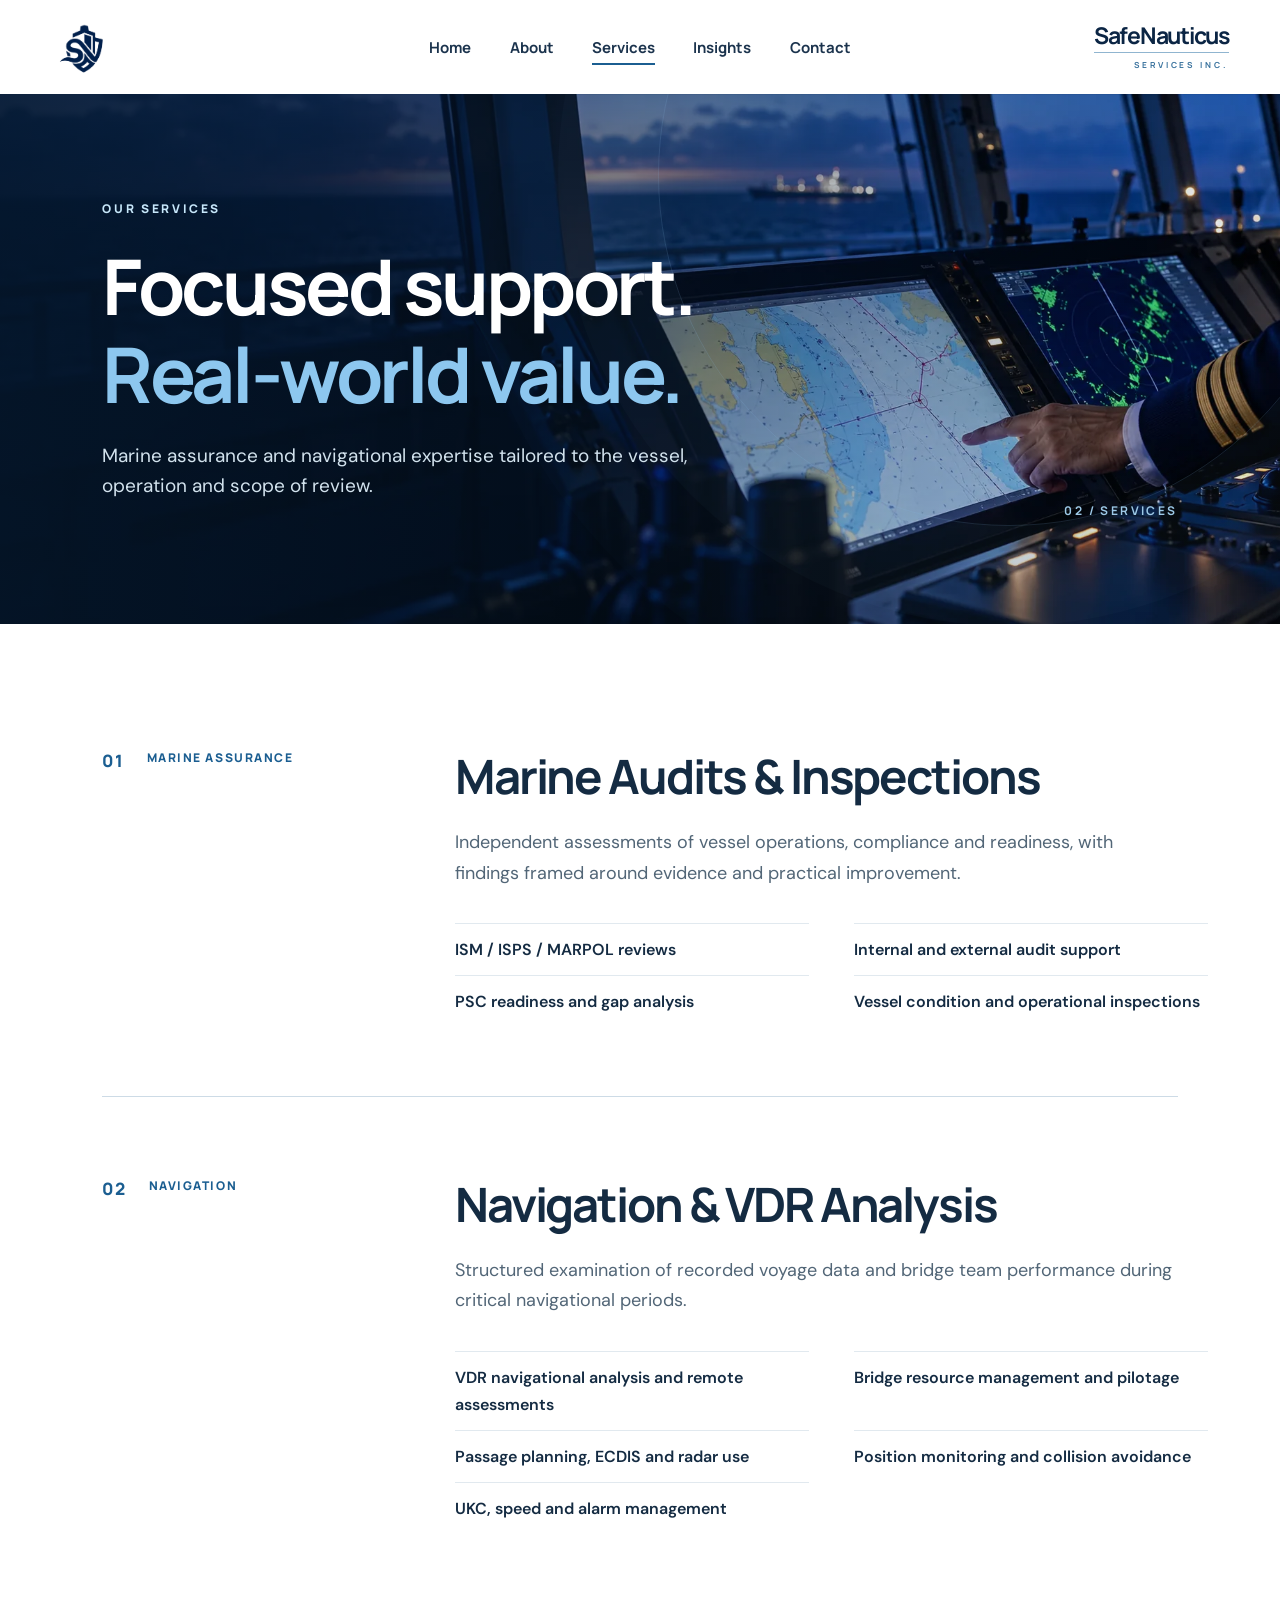
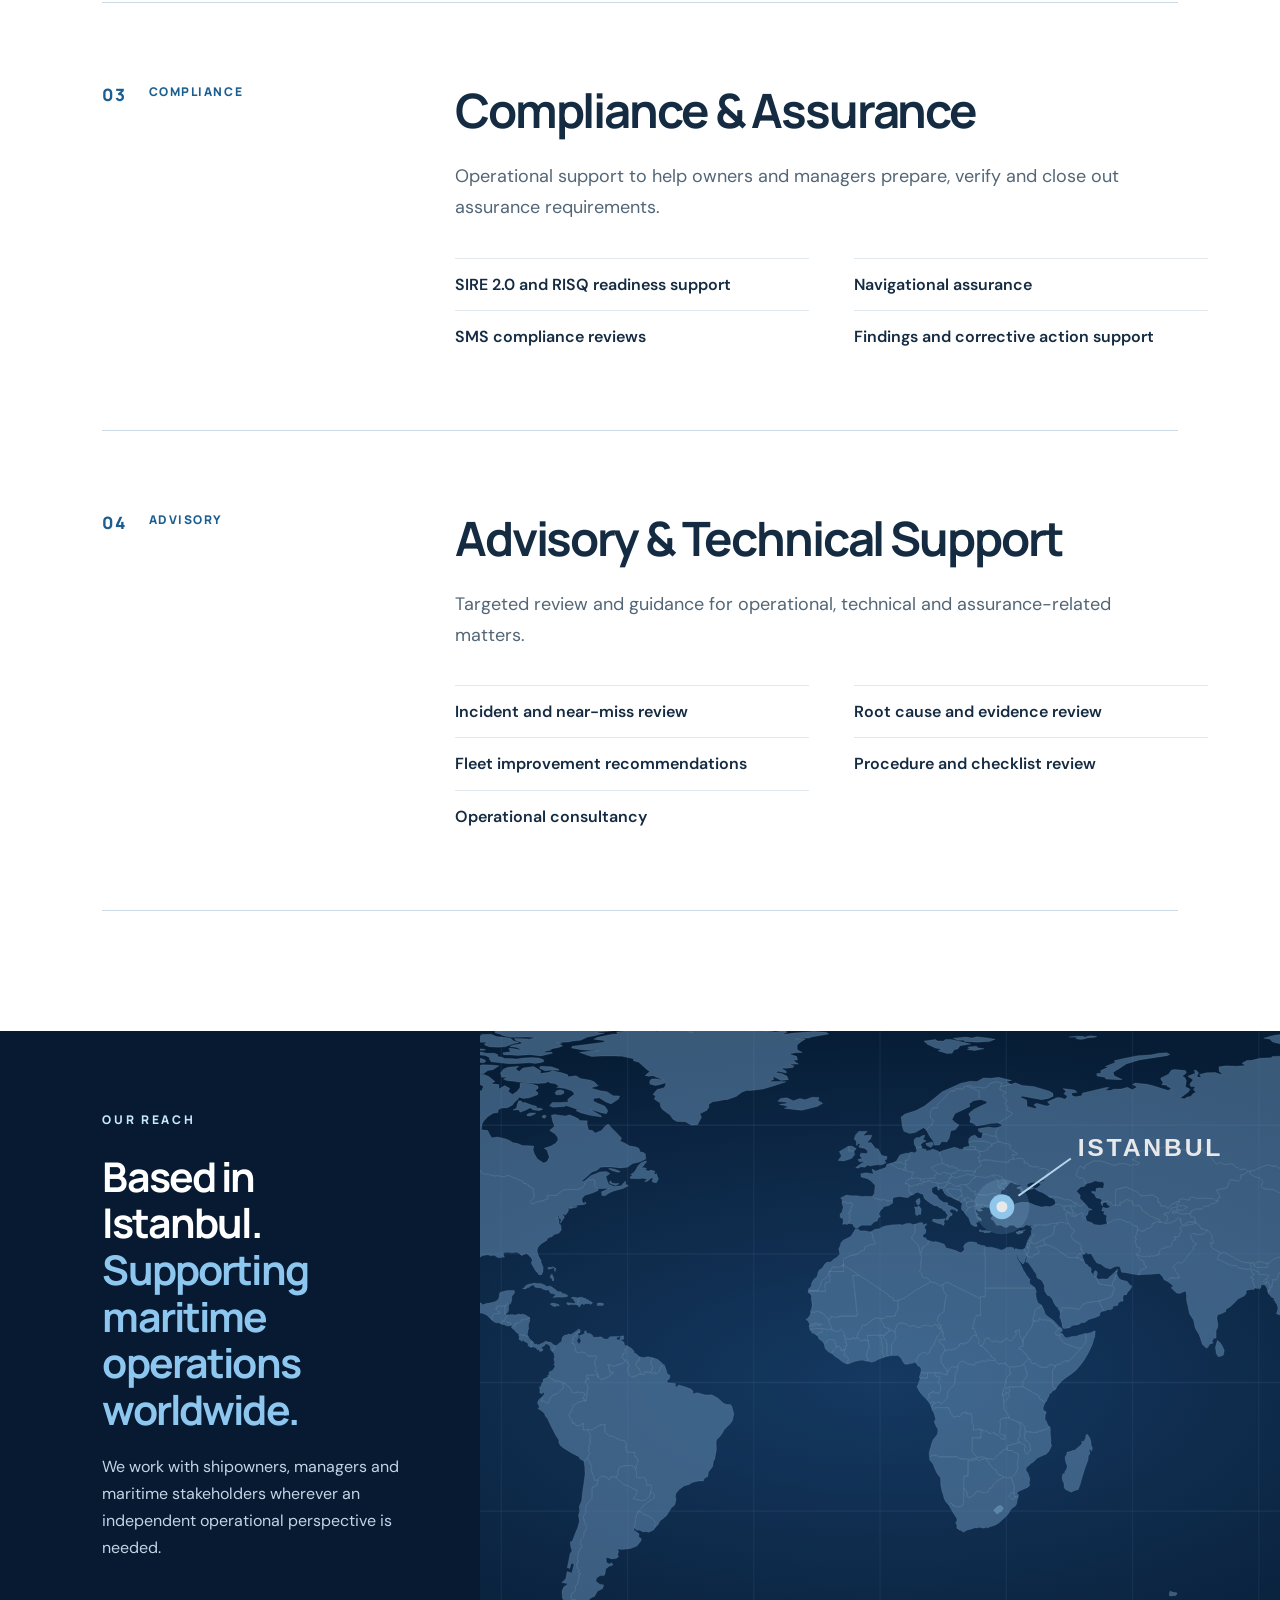
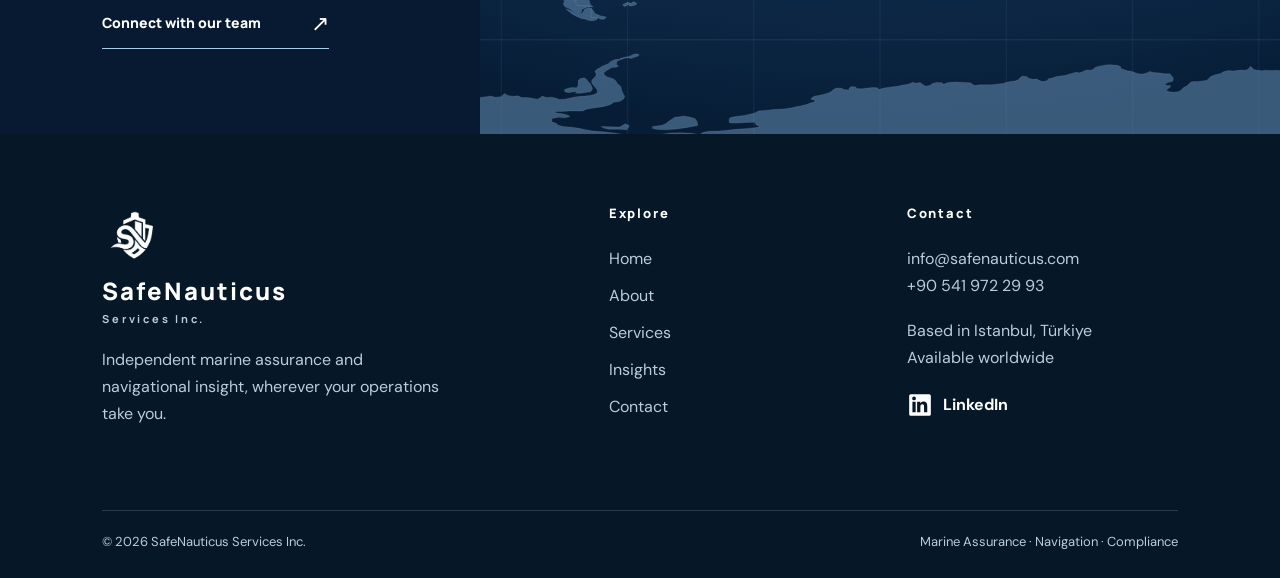
<file: services.html>
<!doctype html><html lang="en"><head><meta charset="utf-8"><meta name="viewport" content="width=device-width,initial-scale=1"><meta name="theme-color" content="#0b2544"><meta name="description" content="Explore marine audits, navigation and VDR analysis, compliance assurance and technical advisory services."><title>Services | SafeNauticus Services Inc.</title><link rel="icon" href="favicon.png"><link rel="stylesheet" href="styles.css"><script src="site.js" defer></script></head><body>
 <a class="skip" href="#main">Skip to content</a><header class="site-header"><a class="mark" href="index.html" aria-label="SafeNauticus Home"><img src="favicon.png" alt="SafeNauticus emblem"></a><nav class="desktop-nav" aria-label="Main navigation"><a href="index.html" class="" >Home</a><a href="about.html" class="" >About</a><a href="services.html" class="active" aria-current="page">Services</a><a href="insights.html" class="">Insights</a><a href="contact.html" class="" >Contact</a></nav><a class="wordmark" href="index.html" aria-label="SafeNauticus Services Inc."><strong>SafeNauticus</strong><span>SERVICES INC.</span></a><button class="menu-toggle" type="button" aria-expanded="false" aria-controls="mobile-nav" aria-label="Open menu"><span></span><span></span><span></span></button><nav id="mobile-nav" class="mobile-nav" aria-label="Mobile navigation"><a href="index.html" class="" >Home</a><a href="about.html" class="" >About</a><a href="services.html" class="active" aria-current="page">Services</a><a href="insights.html" class="">Insights</a><a href="contact.html" class="" >Contact</a></nav></header>
 <main id="main"><section class="page-intro services-hero"><div><span class="kicker">OUR SERVICES</span><h1>Focused support.<br><em>Real-world value.</em></h1><p>Marine assurance and navigational expertise tailored to the vessel, operation and scope of review.</p></div><span class="page-index">02 / SERVICES</span></section><section class="service-details"><article id="marine-audits" class="detail reveal"><div class="detail-label"><span>01</span><span>MARINE ASSURANCE</span></div><div><h2>Marine Audits & Inspections</h2><p>Independent assessments of vessel operations, compliance and readiness, with findings framed around evidence and practical improvement.</p><ul><li>ISM / ISPS / MARPOL reviews</li><li>Internal and external audit support</li><li>PSC readiness and gap analysis</li><li>Vessel condition and operational inspections</li></ul></div></article><article id="navigation-vdr" class="detail reveal"><div class="detail-label"><span>02</span><span>NAVIGATION</span></div><div><h2>Navigation & VDR Analysis</h2><p>Structured examination of recorded voyage data and bridge team performance during critical navigational periods.</p><ul><li>VDR navigational analysis and remote assessments</li><li>Bridge resource management and pilotage</li><li>Passage planning, ECDIS and radar use</li><li>Position monitoring and collision avoidance</li><li>UKC, speed and alarm management</li></ul></div></article><article id="compliance" class="detail reveal"><div class="detail-label"><span>03</span><span>COMPLIANCE</span></div><div><h2>Compliance & Assurance</h2><p>Operational support to help owners and managers prepare, verify and close out assurance requirements.</p><ul><li>SIRE 2.0 and RISQ readiness support</li><li>Navigational assurance</li><li>SMS compliance reviews</li><li>Findings and corrective action support</li></ul></div></article><article id="advisory" class="detail reveal"><div class="detail-label"><span>04</span><span>ADVISORY</span></div><div><h2>Advisory & Technical Support</h2><p>Targeted review and guidance for operational, technical and assurance-related matters.</p><ul><li>Incident and near-miss review</li><li>Root cause and evidence review</li><li>Fleet improvement recommendations</li><li>Procedure and checklist review</li><li>Operational consultancy</li></ul></div></article></section><section class="global-band reveal"><div class="global-inner"><span class="kicker">OUR REACH</span><h2>Based in Istanbul.<br><em>Supporting maritime operations worldwide.</em></h2><p>We work with shipowners, managers and maritime stakeholders wherever an independent operational perspective is needed.</p><a class="text-link light" href="contact.html">Connect with our team <span aria-hidden="true">↗</span></a></div><img src="world-istanbul.svg" alt="Conceptual world map highlighting Istanbul" loading="lazy"></section></main>
 <footer class="site-footer"><div class="footer-top"><div class="footer-brand"><img src="favicon.png" alt=""/><div><strong>SafeNauticus</strong><span>Services Inc.</span></div><p>Independent marine assurance and navigational insight, wherever your operations take you.</p></div><div><h2>Explore</h2><ul><li><a href="index.html">Home</a></li><li><a href="about.html">About</a></li><li><a href="services.html">Services</a></li><li><a href="insights.html">Insights</a></li><li><a href="contact.html">Contact</a></li></ul></div><div><h2>Contact</h2><a href="mailto:info@safenauticus.com">info@safenauticus.com</a><a href="tel:+905419722993">+90 541 972 29 93</a><p>Based in Istanbul, Türkiye<br>Available worldwide</p><a class="social" href="https://www.linkedin.com/company/safenauticus-services-inc/" target="_blank" rel="noopener noreferrer" aria-label="SafeNauticus on LinkedIn"><svg viewBox="0 0 24 24" aria-hidden="true"><path fill="currentColor" d="M20.45 2H3.55A1.55 1.55 0 0 0 2 3.55v16.9A1.55 1.55 0 0 0 3.55 22h16.9A1.55 1.55 0 0 0 22 20.45V3.55A1.55 1.55 0 0 0 20.45 2ZM8 18.75H5V9h3v9.75ZM6.5 7.67a1.74 1.74 0 1 1 0-3.48 1.74 1.74 0 0 1 0 3.48Zm12.25 11.08h-3v-4.74c0-1.13-.02-2.59-1.58-2.59-1.58 0-1.82 1.23-1.82 2.51v4.82h-3V9h2.88v1.33h.04a3.16 3.16 0 0 1 2.84-1.56c3.04 0 3.6 2 3.6 4.6v5.38Z"/></svg><span>LinkedIn</span></a></div></div><div class="footer-bottom"><span>© 2026 SafeNauticus Services Inc.</span><span>Marine Assurance · Navigation · Compliance</span></div></footer></body></html>
</file>
<file: styles.css>
@import url('https://fonts.googleapis.com/css2?family=DM+Sans:wght@400;500;600;700&family=Manrope:wght@400;500;600;700;800&display=swap');
:root{--navy:#0b2544;--deep:#071a31;--blue:#1b5e91;--sky:#8dc7ef;--ice:#eaf3f9;--ink:#142b42;--muted:#526677;--line:#d9e4eb;--white:#fff}*{box-sizing:border-box}html{scroll-behavior:smooth}body{margin:0;background:#fff;color:var(--ink);font:400 16px/1.7 'DM Sans',Arial,sans-serif}a{color:inherit;text-decoration:none}button{font:inherit}img{display:block;max-width:100%}h1,h2,h3,p{margin-top:0}h1,h2,h3{font-family:Manrope,Arial,sans-serif;line-height:1.14;letter-spacing:-.045em}h1 em,h2 em{font-style:normal;color:var(--sky)}.skip{position:absolute;top:-60px;left:15px;z-index:100;background:white;padding:8px}.skip:focus{top:10px}:focus-visible{outline:3px solid #48a3eb;outline-offset:3px}
.site-header{height:94px;position:sticky;top:0;z-index:30;background:rgba(255,255,255,.97);backdrop-filter:blur(14px);display:grid;grid-template-columns:1fr auto 1fr;align-items:center;padding:0 clamp(22px,4vw,70px);box-shadow:0 1px 0 rgba(14,43,70,.1)}.mark{justify-self:start}.mark img{width:61px;height:61px;object-fit:contain}.desktop-nav{display:flex;gap:clamp(24px,3vw,54px);align-items:center}.desktop-nav a{font:700 15px Manrope,sans-serif;color:#1b334d;padding:35px 0;position:relative}.desktop-nav a:after{content:'';position:absolute;bottom:28px;left:0;right:100%;height:2px;background:var(--blue);transition:right .25s}.desktop-nav a:hover:after,.desktop-nav .active:after{right:0}.wordmark{justify-self:end;color:var(--navy);font:800 clamp(16px,1.55vw,24px)/1.1 Manrope,sans-serif;letter-spacing:.12em;text-align:right;white-space:nowrap}.wordmark span{display:block;font-size:.43em;letter-spacing:.4em;margin-top:6px}.menu-toggle,.mobile-nav{display:none}
.kicker{display:block;color:#c7e7fa;font:800 12px Manrope,sans-serif;letter-spacing:.22em;margin-bottom:25px}.kicker.dark{color:var(--blue)}.hero{height:min(790px,calc(100vh - 94px));min-height:620px;background:var(--deep);color:#fff;position:relative;overflow:hidden;display:flex;align-items:center}.hero-image{position:absolute;inset:0;background:url('hero-bridge.webp') center/cover}.hero-shade{position:absolute;inset:0;background:linear-gradient(90deg,rgba(4,23,44,.76) 0%,rgba(4,23,44,.48) 35%,transparent 75%),linear-gradient(0deg,rgba(5,26,48,.3),transparent 55%)}.hero-inner{position:relative;z-index:1;width:min(1370px,calc(100% - 12vw));margin:auto;padding:30px 0}.hero h1{font-size:clamp(54px,6.3vw,104px);font-weight:700;max-width:920px;margin-bottom:22px}.hero p{font-size:clamp(17px,1.45vw,21px);max-width:575px;color:#dfedf7;line-height:1.55;margin-bottom:35px}.button{display:inline-flex;align-items:center;gap:48px;padding:14px 19px 14px 23px;font:700 14px Manrope,sans-serif;min-height:52px}.button span{font-size:22px;line-height:1}.button.pale{background:#eaf5fb;color:var(--navy)}.button:hover{background:#b9ddf2}.hero-side{position:absolute;right:3vw;bottom:50px;color:#bddcf0;font:700 10px Manrope,sans-serif;letter-spacing:.2em;writing-mode:vertical-rl}
.split{display:grid;grid-template-columns:1fr 1fr;min-height:630px}.split-copy{padding:clamp(70px,9vw,145px) clamp(38px,7vw,135px);display:flex;flex-direction:column;align-items:flex-start;justify-content:center}.split-copy h2,.section-title h2{font-size:clamp(38px,4vw,64px);max-width:720px;margin-bottom:27px}.split-copy h2 em,.section-title h2 em{color:var(--blue)}.split-copy p{color:var(--muted);max-width:510px;font-size:18px;line-height:1.75}.text-link{font:800 14px Manrope,sans-serif;color:var(--navy);border-bottom:1px solid var(--blue);padding:10px 0;margin-top:20px;display:inline-flex;gap:50px;align-items:center}.text-link span{font-size:22px;font-weight:400}.text-link.light{color:white;border-color:#a6cce9}.split-visual{background:radial-gradient(circle at 75% 25%,#3976a4,#12395e 46%,#081e37);min-height:500px;position:relative;overflow:hidden}.line-art{position:absolute;inset:7%;border:1px solid rgba(200,230,251,.15);display:flex;flex-direction:column;align-items:flex-start;justify-content:flex-end;padding:8%;color:#fff}.line-art:before,.line-art:after{content:'';position:absolute;left:50%;top:0;bottom:0;border-left:1px solid rgba(210,234,250,.12)}.line-art:after{left:0;top:50%;right:0;bottom:auto;border-top:1px solid rgba(210,234,250,.12);border-left:0}.ring{position:absolute;border:1px solid rgba(181,221,246,.4);border-radius:50%;width:70%;aspect-ratio:1;left:34%;top:-18%}.ring-two{width:46%;left:46%;top:0;border-color:rgba(181,221,246,.23)}.crosshair{position:absolute;left:69%;top:34%;width:9px;height:9px;border-radius:50%;background:#b8e7ff;box-shadow:0 0 0 20px rgba(146,210,248,.13),0 0 0 70px rgba(146,210,248,.055)}.line-art small{font:700 11px Manrope,sans-serif;letter-spacing:.22em;color:#afd5ed;position:relative;z-index:1}.line-art strong{font:600 clamp(38px,4vw,62px)/1.14 Manrope,sans-serif;letter-spacing:-.04em;margin-top:14px;position:relative;z-index:1}
.service-overview,.principles{padding:110px clamp(28px,8vw,150px) 120px;background:#f6f9fb}.section-title{max-width:1050px;margin-bottom:55px}.service-rows{border-top:1px solid #bed0dd}.service-row{border-bottom:1px solid #bed0dd;display:grid;grid-template-columns:65px minmax(310px,1.15fr) minmax(240px,.8fr) 35px;align-items:center;gap:30px;padding:30px 15px;transition:background .25s,padding .25s}.service-row:hover{background:#e9f3f9;padding-left:28px}.service-row>span{font:800 12px Manrope,sans-serif;color:var(--blue)}.service-row h3{font-size:clamp(22px,2vw,31px);margin:0}.service-row p{color:var(--muted);margin:0;line-height:1.5}.service-row b{font-size:25px;color:var(--blue);font-weight:400}.statement{background:#0b2c4c;color:white;padding:110px clamp(28px,8vw,150px);position:relative;overflow:hidden}.statement:after{content:'';position:absolute;width:700px;height:700px;border:1px solid rgba(180,220,249,.16);border-radius:50%;right:-200px;top:-180px;box-shadow:0 0 0 90px rgba(180,220,249,.035),0 0 0 180px rgba(180,220,249,.025)}.statement h2{font-size:clamp(42px,5vw,78px);position:relative;z-index:1}.statement p{font-size:19px;color:#bcd4e5;position:relative;z-index:1}
.global-band{background:#071a31;color:white;display:grid;grid-template-columns:.75fr 1.25fr;align-items:center;min-height:500px;overflow:hidden}.global-inner{padding:80px 5vw 85px 8vw}.global-band h2{font-size:clamp(32px,3.2vw,52px);margin-bottom:20px}.global-band p{color:#c1d5e5;max-width:475px}.global-band img{width:100%;height:100%;min-height:500px;object-fit:cover;opacity:.9}
.page-intro{min-height:530px;padding:105px clamp(28px,8vw,150px);background:linear-gradient(125deg,#0b2544 0%,#154a75 100%);color:white;display:flex;align-items:end;justify-content:space-between;gap:40px;position:relative;overflow:hidden}.page-intro:after{content:'';position:absolute;right:-80px;top:-270px;width:700px;height:700px;border:1px solid #83b7dd55;border-radius:50%;box-shadow:0 0 0 100px #83b7dd0c,0 0 0 200px #83b7dd08}.page-intro>div{position:relative;z-index:1}.page-intro h1{font-size:clamp(54px,6vw,94px);margin:0 0 24px}.page-intro p{font-size:19px;max-width:620px;color:#d2e2ed;line-height:1.55}.page-index{font:700 12px Manrope,sans-serif;letter-spacing:.2em;color:#9dc9e7;white-space:nowrap;position:relative;z-index:1}.editorial{padding:120px 8vw;display:grid;grid-template-columns:1fr 2fr;gap:7vw}.editorial-aside{display:flex;flex-direction:column;align-items:start;color:var(--muted);font-size:14px}.vertical-line{height:155px;border-left:1px solid #b9cbd9;margin:12px 0 22px}.editorial-main h2{font-size:clamp(36px,4vw,62px);max-width:850px}.editorial-main p{max-width:790px;color:var(--muted);font-size:18px;line-height:1.85}.principle-grid{display:grid;grid-template-columns:repeat(3,1fr);gap:25px}.principle-grid article{border-top:2px solid var(--blue);padding:30px 15px 0 0}.principle-grid span{font:800 13px Manrope,sans-serif;color:var(--blue)}.principle-grid h3{font-size:26px;margin:30px 0 14px}.principle-grid p{color:var(--muted)}
.service-details{padding:45px clamp(28px,8vw,150px) 120px}.detail{display:grid;grid-template-columns:30% 70%;gap:30px;padding:80px 0;border-bottom:1px solid #cddbe6;scroll-margin-top:94px}.detail-label{display:flex;gap:22px;align-items:flex-start;color:var(--blue);font:800 12px Manrope,sans-serif;letter-spacing:.13em}.detail-label span:first-child{font-size:17px}.detail h2{font-size:clamp(36px,3.7vw,58px);margin:0 0 24px}.detail p{font-size:18px;color:var(--muted);max-width:720px}.detail ul{display:grid;grid-template-columns:repeat(2,1fr);gap:12px 45px;padding:0;list-style:none;max-width:800px;margin:35px 0 0}.detail li{border-top:1px solid #e1e9ef;padding-top:12px;font-weight:600}.contact-main{display:grid;grid-template-columns:1fr 1fr;gap:8vw;padding:120px 8vw}.contact-main h2{font-size:clamp(38px,4vw,62px)}.contact-main p{color:var(--muted);font-size:18px;max-width:480px}.contact-methods>div{padding:23px 0;border-bottom:1px solid var(--line);display:flex;flex-direction:column;gap:3px}.contact-methods span{color:var(--blue);font:800 12px Manrope,sans-serif;letter-spacing:.16em;margin-bottom:8px}.contact-methods a,.contact-methods strong{font:700 clamp(20px,2vw,27px) Manrope,sans-serif;overflow-wrap:anywhere}.contact-methods a:hover{color:var(--blue)}.contact-methods small{color:var(--muted);font-size:15px}
.site-footer{background:#061727;color:#bbccda;padding:70px clamp(28px,8vw,150px) 25px}.footer-top{display:grid;grid-template-columns:2fr 1fr 1.3fr;gap:7vw;padding-bottom:65px}.footer-brand img{width:60px;height:60px;filter:brightness(0) invert(1);margin-bottom:15px}.footer-brand strong{display:block;color:white;font:800 24px Manrope,sans-serif;letter-spacing:.08em;line-height:1}.footer-brand span{display:block;font:700 11px Manrope,sans-serif;letter-spacing:.25em;margin:8px 0 20px}.footer-brand p{max-width:350px}.site-footer h2{font:800 13px Manrope,sans-serif;color:white;letter-spacing:.14em;margin:0 0 23px}.site-footer ul{list-style:none;padding:0;margin:0}.site-footer li{margin-bottom:10px}.site-footer a{display:block;width:max-content;max-width:100%;overflow-wrap:anywhere}.site-footer a:hover{color:#8dd2ff}.site-footer p{margin:18px 0}.social{display:flex!important;align-items:center;gap:10px;color:white;font-weight:700;margin-top:20px}.social svg{width:26px;height:26px}.footer-bottom{border-top:1px solid #ffffff27;padding-top:20px;display:flex;justify-content:space-between;gap:15px;font-size:13px}
.reveal{opacity:0;transform:translateY(38px);transition:opacity .75s ease,transform .75s ease}.reveal.visible{opacity:1;transform:none}@media(prefers-reduced-motion:reduce){html{scroll-behavior:auto}.reveal{opacity:1;transform:none;transition:none}*{animation-duration:.01ms!important}}
@media(max-width:950px){.site-header{grid-template-columns:auto 1fr auto;height:76px}.mark img{width:50px;height:50px}.desktop-nav{display:none}.wordmark{justify-self:center;font-size:17px}.menu-toggle{display:flex;width:42px;height:42px;border:0;background:none;flex-direction:column;justify-content:center;gap:6px;padding:9px;cursor:pointer}.menu-toggle span{height:2px;width:25px;background:var(--navy)}.mobile-nav{display:none;position:absolute;top:76px;left:0;right:0;background:white;padding:20px 28px 28px;box-shadow:0 12px 20px #0b254422;flex-direction:column}.mobile-nav.open{display:flex}.mobile-nav a{padding:10px 0;font-weight:700;border-bottom:1px solid var(--line)}.hero{height:670px}.split{grid-template-columns:1fr}.split-visual{min-height:420px}.service-row{grid-template-columns:35px 1fr 25px}.service-row p{grid-column:2;grid-row:2}.service-row b{grid-column:3;grid-row:1}.global-band{grid-template-columns:1fr}.global-inner{padding:75px 8vw}.global-band img{min-height:0;height:auto}.footer-top{gap:35px}}
@media(max-width:650px){.site-header{padding:0 17px}.mark img{width:46px;height:46px}.wordmark{font-size:13px;letter-spacing:.08em}.wordmark span{font-size:8px;letter-spacing:.22em}.hero{height:auto;min-height:690px}.hero-image{background-position:60% center}.hero-shade{background:linear-gradient(90deg,#061d38d9,#061d3870),linear-gradient(0deg,#061d38a0,transparent)}.hero-inner{width:calc(100% - 44px);padding:80px 0}.hero h1{font-size:clamp(48px,12vw,72px)}.hero-side{display:none}.split-copy{padding:76px 25px}.split-visual{min-height:350px}.service-overview,.principles,.statement{padding:75px 25px}.service-row{gap:10px;padding:27px 0;grid-template-columns:28px 1fr 22px}.service-row h3{font-size:22px}.service-row p{font-size:15px}.page-intro{min-height:500px;padding:85px 25px 65px;align-items:end}.page-intro h1{font-size:clamp(48px,11vw,68px)}.page-index{display:none}.editorial{padding:70px 25px;display:block}.editorial-aside{display:none}.principle-grid{grid-template-columns:1fr}.detail{display:block;padding:58px 0;scroll-margin-top:76px}.detail-label{margin-bottom:30px}.detail ul{grid-template-columns:1fr}.service-details{padding:15px 25px 80px}.contact-main{display:block;padding:75px 25px}.contact-methods{margin-top:35px}.site-footer{padding:60px 25px 25px}.footer-top{grid-template-columns:1fr 1fr;gap:35px}.footer-brand{grid-column:1/-1}.footer-bottom{flex-direction:column}.global-inner{padding:70px 25px}.global-band h2{font-size:36px}}
/* Refined company signature and distinct editorial image for each page. */
.wordmark{font:inherit;text-align:right;letter-spacing:normal;display:flex;flex-direction:column;align-items:flex-end;gap:5px}.wordmark strong{font:700 clamp(19px,1.8vw,28px)/1 Manrope,sans-serif;letter-spacing:-.055em;color:#0b2544}.wordmark span{font:700 clamp(8px,.65vw,10px)/1.2 Manrope,sans-serif;letter-spacing:.35em;color:#39729d;margin:0;padding-top:7px;border-top:1px solid #90b5d0;min-width:100%;text-align:right}.page-intro{isolation:isolate}.page-intro:before{content:'';position:absolute;inset:0;z-index:-1;background-size:cover;background-position:center}.page-intro.about-hero:before{background-image:linear-gradient(90deg,rgba(5,24,45,.77) 0%,rgba(5,24,45,.46) 46%,rgba(5,24,45,.06) 100%),url('about-bridge.webp')}.page-intro.services-hero:before{background-image:linear-gradient(90deg,rgba(5,24,45,.8) 0%,rgba(5,24,45,.44) 48%,rgba(5,24,45,.06) 100%),url('services-navigation.webp')}.page-intro.contact-hero:before{background-image:linear-gradient(90deg,rgba(5,24,45,.78) 0%,rgba(5,24,45,.45) 48%,rgba(5,24,45,.05) 100%),url('contact-istanbul.webp')}.page-intro:after{opacity:.5}@media(max-width:950px){.wordmark strong{font-size:20px}.wordmark span{font-size:8px}}@media(max-width:650px){.wordmark strong{font-size:17px}.wordmark span{font-size:7px;letter-spacing:.25em}.page-intro.about-hero:before{background-position:64% center}.page-intro.services-hero:before{background-position:65% center}.page-intro.contact-hero:before{background-position:60% center}}
.page-intro.insights-hero:before{background-image:linear-gradient(90deg,rgba(5,24,45,.84) 0%,rgba(5,24,45,.5) 48%,rgba(5,24,45,.07) 100%),url('insights-sea.webp')}.insights-intro{padding:100px 8vw 50px;max-width:1000px}.insights-intro h2{font-size:clamp(38px,4vw,64px)}.insights-intro h2 em{color:var(--blue)}.insights-intro p{font-size:18px;color:var(--muted);max-width:670px}.series-grid{display:grid;grid-template-columns:repeat(3,1fr);gap:18px;padding:20px 8vw 120px}.series-card{background:#f1f6fa;min-height:450px;padding:38px;display:flex;flex-direction:column;border-top:3px solid #2d6d9d}.series-card:nth-child(2){background:#e9f2f7}.series-card:nth-child(3){background:#dfeef7}.series-no{color:var(--blue);font:800 12px Manrope,sans-serif;letter-spacing:.15em}.series-icon{font:400 80px/1 Manrope,sans-serif;color:#7cafd0;opacity:.8;margin:30px 0 20px}.series-card h2{font-size:clamp(29px,2.4vw,38px);margin-bottom:16px}.series-card p{color:var(--muted);line-height:1.7}.series-card a{margin-top:auto;font:800 14px Manrope,sans-serif;color:var(--navy);border-top:1px solid #b4cbdc;padding-top:18px;display:flex;justify-content:space-between;gap:10px}.series-card a:hover{color:var(--blue)}.insights-follow{background:#10395e;color:white;padding:85px 8vw;display:flex;align-items:center;justify-content:space-between;gap:35px}.insights-follow h2{font-size:clamp(35px,3.6vw,55px);margin-bottom:12px}.insights-follow p{color:#c8dbe9;max-width:600px}.insights-follow .button{white-space:nowrap}@media(max-width:950px){.series-grid{grid-template-columns:1fr 1fr}.insights-follow{align-items:flex-start;flex-direction:column}}@media(max-width:650px){.page-intro.insights-hero:before{background-position:65% center}.insights-intro{padding:75px 25px 35px}.series-grid{grid-template-columns:1fr;padding:10px 25px 80px}.series-card{min-height:360px}.insights-follow{padding:75px 25px}.insights-follow .button{white-space:normal}}

@media(min-width:951px){.series-grid{grid-template-columns:repeat(4,minmax(0,1fr));gap:14px}.series-card{padding:30px;min-height:475px}.series-card h2{font-size:clamp(25px,2vw,34px)}}.series-card:nth-child(4){background:#d5e8f3}
</file>
